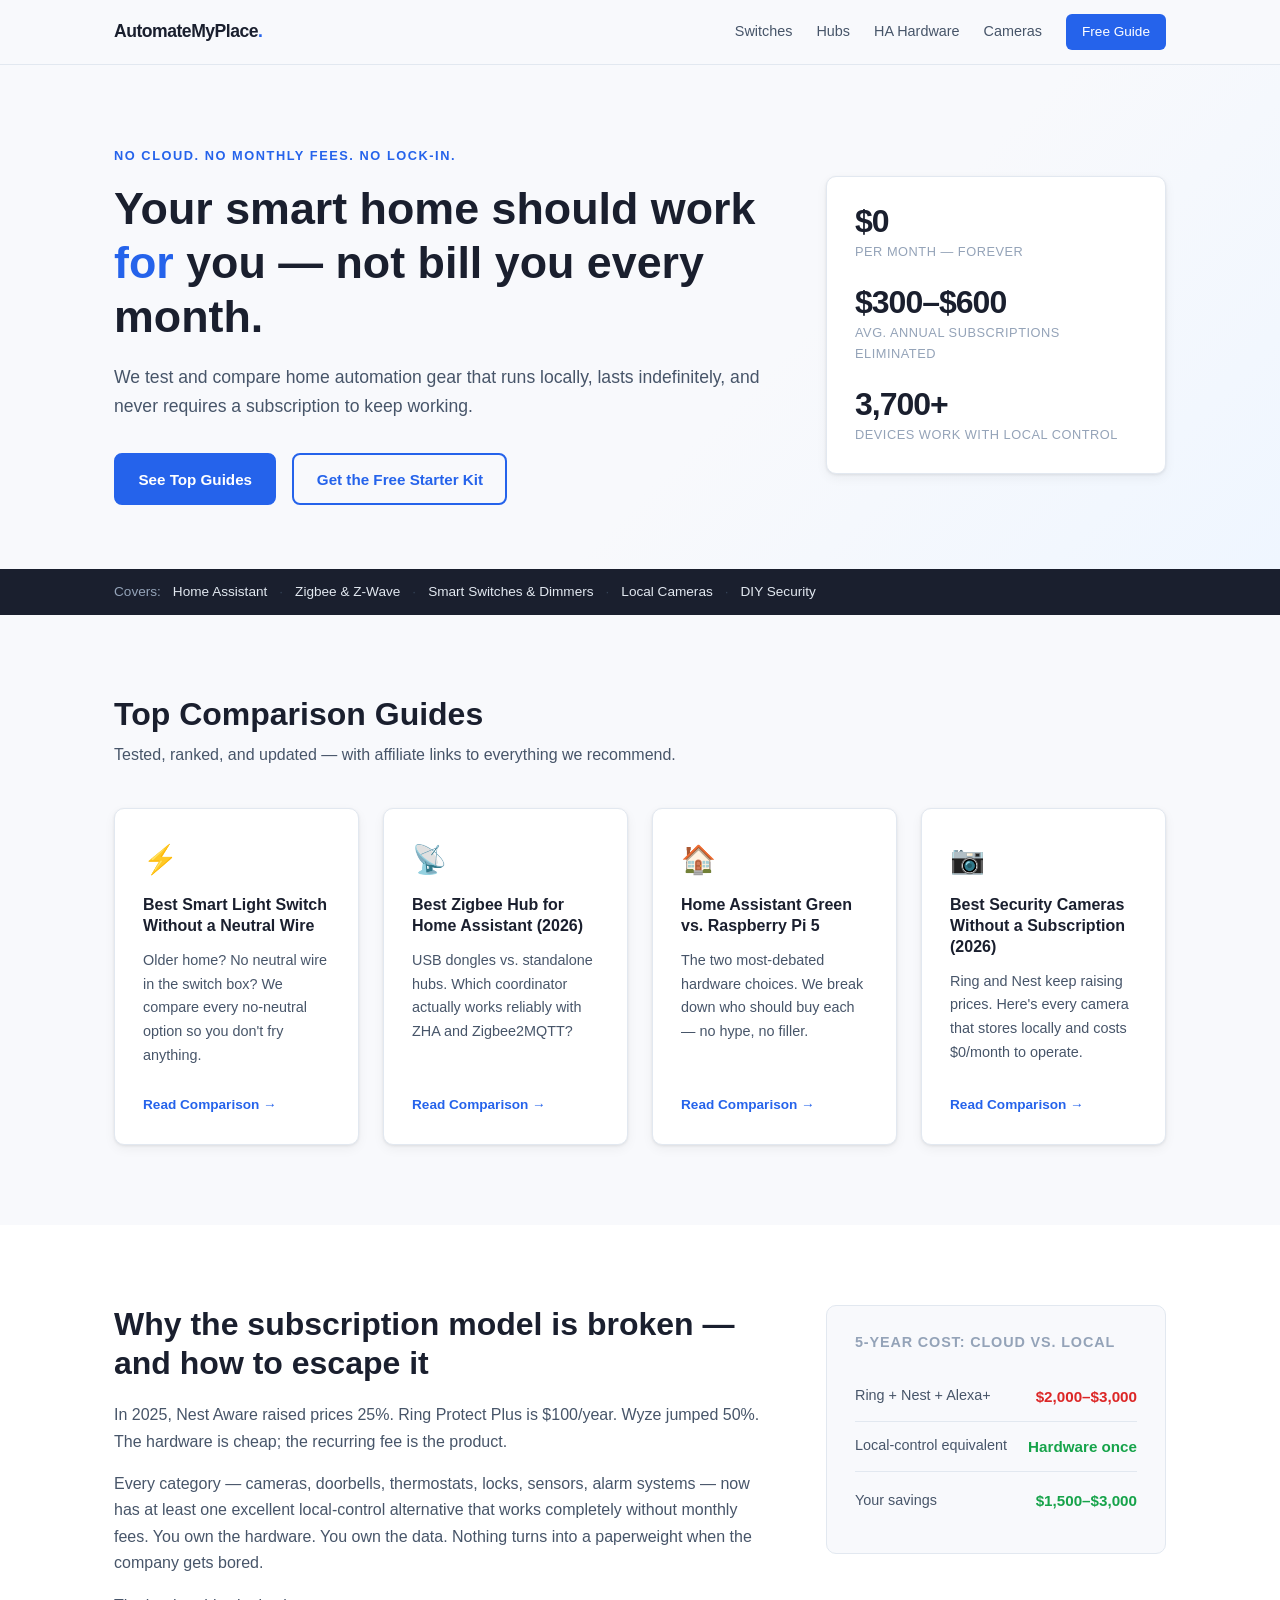
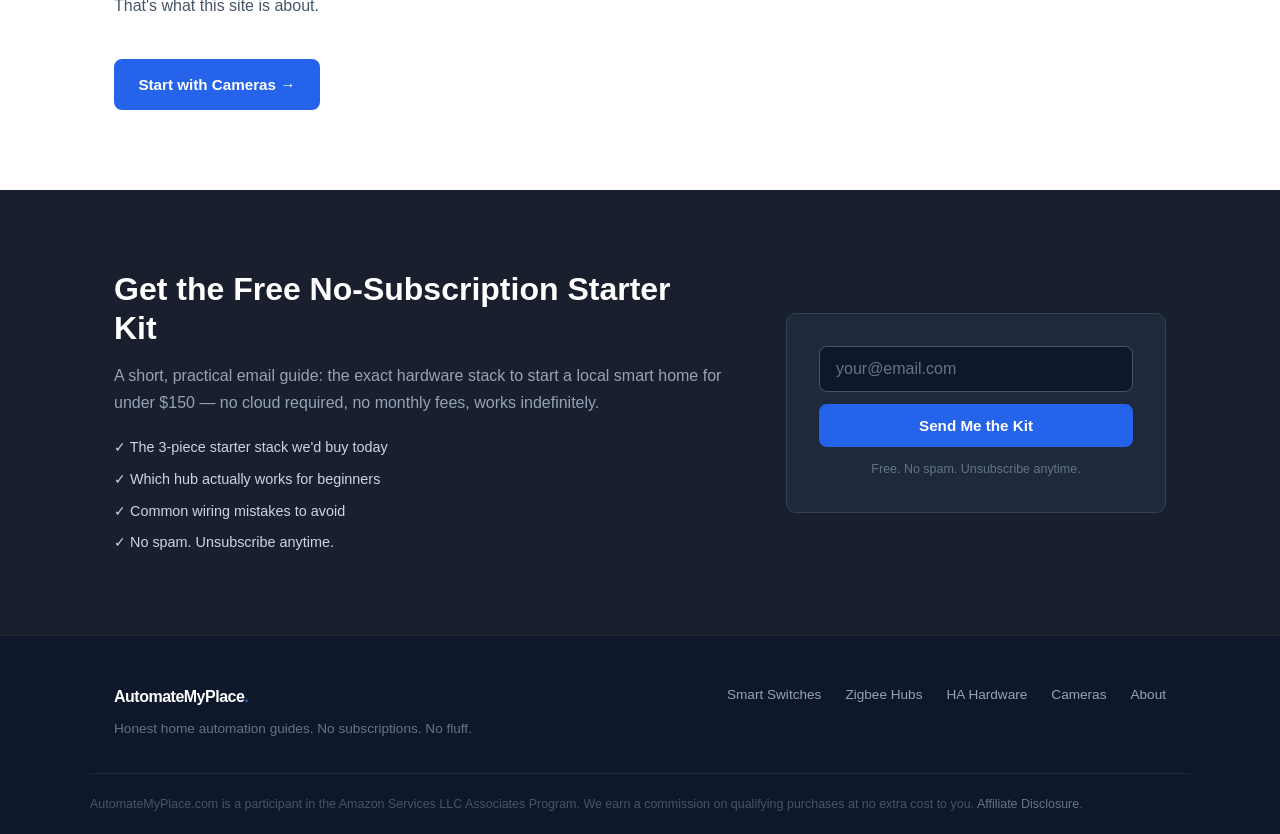
<file: index.html>
<!DOCTYPE html>
<html lang="en">
<head>
  <meta charset="UTF-8">
  <meta name="viewport" content="width=device-width, initial-scale=1.0">
  <title>AutomateMyPlace — No-Subscription Home Automation Guides</title>
  <meta name="description" content="Build a smart home without monthly fees. Honest guides and comparisons for Home Assistant, Zigbee, Z-Wave, and DIY automation that you actually own.">
  <link rel="canonical" href="https://automatemyplace.net/">
  <link rel="stylesheet" href="css/style.css">
  <!-- Google Analytics placeholder -->
  <!-- GA_TAG_HERE -->
</head>
<body>

  <!-- NAV -->
  <header class="site-header">
    <div class="container nav-inner">
      <a href="/" class="logo">AutomateMyPlace<span class="logo-dot">.</span></a>
      <nav class="main-nav">
        <a href="/pages/smart-switches.html">Switches</a>
        <a href="/pages/zigbee-hub.html">Hubs</a>
        <a href="/pages/ha-hardware.html">HA Hardware</a>
        <a href="/pages/no-subscription-cameras.html">Cameras</a>
        <a href="#email-capture" class="nav-cta">Free Guide</a>
      </nav>
    </div>
  </header>

  <!-- HERO -->
  <section class="hero">
    <div class="container hero-inner">
      <div class="hero-text">
        <p class="eyebrow">No cloud. No monthly fees. No lock-in.</p>
        <h1>Your smart home should work <em>for</em> you — not bill you every month.</h1>
        <p class="hero-sub">We test and compare home automation gear that runs locally, lasts indefinitely, and never requires a subscription to keep working.</p>
        <div class="hero-actions">
          <a href="#featured-guides" class="btn btn-primary">See Top Guides</a>
          <a href="#email-capture" class="btn btn-ghost">Get the Free Starter Kit</a>
        </div>
      </div>
      <div class="hero-stat-block">
        <div class="stat">
          <span class="stat-num">$0</span>
          <span class="stat-label">per month — forever</span>
        </div>
        <div class="stat">
          <span class="stat-num">$300–$600</span>
          <span class="stat-label">avg. annual subscriptions eliminated</span>
        </div>
        <div class="stat">
          <span class="stat-num">3,700+</span>
          <span class="stat-label">devices work with local control</span>
        </div>
      </div>
    </div>
  </section>

  <!-- TRUST BAR -->
  <div class="trust-bar">
    <div class="container trust-inner">
      <span>Covers:</span>
      <span class="trust-item">Home Assistant</span>
      <span class="sep">·</span>
      <span class="trust-item">Zigbee &amp; Z-Wave</span>
      <span class="sep">·</span>
      <span class="trust-item">Smart Switches &amp; Dimmers</span>
      <span class="sep">·</span>
      <span class="trust-item">Local Cameras</span>
      <span class="sep">·</span>
      <span class="trust-item">DIY Security</span>
    </div>
  </div>

  <!-- FEATURED GUIDES -->
  <section class="section" id="featured-guides">
    <div class="container">
      <h2 class="section-title">Top Comparison Guides</h2>
      <p class="section-sub">Tested, ranked, and updated — with affiliate links to everything we recommend.</p>
      <div class="card-grid">

        <a href="/pages/smart-switches.html" class="card">
          <div class="card-icon">⚡</div>
          <h3>Best Smart Light Switch Without a Neutral Wire</h3>
          <p>Older home? No neutral wire in the switch box? We compare every no-neutral option so you don't fry anything.</p>
          <span class="card-cta">Read Comparison →</span>
        </a>

        <a href="/pages/zigbee-hub.html" class="card">
          <div class="card-icon">📡</div>
          <h3>Best Zigbee Hub for Home Assistant (2026)</h3>
          <p>USB dongles vs. standalone hubs. Which coordinator actually works reliably with ZHA and Zigbee2MQTT?</p>
          <span class="card-cta">Read Comparison →</span>
        </a>

        <a href="/pages/ha-hardware.html" class="card">
          <div class="card-icon">🏠</div>
          <h3>Home Assistant Green vs. Raspberry Pi 5</h3>
          <p>The two most-debated hardware choices. We break down who should buy each — no hype, no filler.</p>
          <span class="card-cta">Read Comparison →</span>
        </a>

        <a href="/pages/no-subscription-cameras.html" class="card">
          <div class="card-icon">📷</div>
          <h3>Best Security Cameras Without a Subscription (2026)</h3>
          <p>Ring and Nest keep raising prices. Here's every camera that stores locally and costs $0/month to operate.</p>
          <span class="card-cta">Read Comparison →</span>
        </a>

      </div>
    </div>
  </section>

  <!-- WHY SECTION -->
  <section class="section section-alt">
    <div class="container why-inner">
      <div class="why-text">
        <h2>Why the subscription model is broken — and how to escape it</h2>
        <p>In 2025, Nest Aware raised prices 25%. Ring Protect Plus is $100/year. Wyze jumped 50%. The hardware is cheap; the recurring fee is the product.</p>
        <p>Every category — cameras, doorbells, thermostats, locks, sensors, alarm systems — now has at least one excellent local-control alternative that works completely without monthly fees. You own the hardware. You own the data. Nothing turns into a paperweight when the company gets bored.</p>
        <p>That's what this site is about.</p>
        <a href="/pages/no-subscription-cameras.html" class="btn btn-primary">Start with Cameras →</a>
      </div>
      <div class="why-math">
        <h3 class="math-title">5-Year Cost: Cloud vs. Local</h3>
        <div class="math-row">
          <span class="math-label">Ring + Nest + Alexa+</span>
          <span class="math-cost bad">$2,000–$3,000</span>
        </div>
        <div class="math-row">
          <span class="math-label">Local-control equivalent</span>
          <span class="math-cost good">Hardware once</span>
        </div>
        <div class="math-row math-row-total">
          <span class="math-label">Your savings</span>
          <span class="math-cost good">$1,500–$3,000</span>
        </div>
      </div>
    </div>
  </section>

  <!-- EMAIL CAPTURE -->
  <section class="section email-section" id="email-capture">
    <div class="container email-inner">
      <div class="email-copy">
        <h2>Get the Free No-Subscription Starter Kit</h2>
        <p>A short, practical email guide: the exact hardware stack to start a local smart home for under $150 — no cloud required, no monthly fees, works indefinitely.</p>
        <ul class="email-bullets">
          <li>✓ The 3-piece starter stack we'd buy today</li>
          <li>✓ Which hub actually works for beginners</li>
          <li>✓ Common wiring mistakes to avoid</li>
          <li>✓ No spam. Unsubscribe anytime.</li>
        </ul>
      </div>
      <!-- ConvertKit form embed goes here -->
      <div class="email-form">
        <form id="ck-form" action="CONVERTKIT_FORM_ACTION" method="POST">
          <input type="email" name="email_address" placeholder="your@email.com" required>
          <button type="submit" class="btn btn-primary">Send Me the Kit</button>
          <p class="form-fine">Free. No spam. Unsubscribe anytime.</p>
        </form>
      </div>
    </div>
  </section>

  <!-- FOOTER -->
  <footer class="site-footer">
    <div class="container footer-inner">
      <div class="footer-left">
        <a href="/" class="logo">AutomateMyPlace<span class="logo-dot">.</span></a>
        <p>Honest home automation guides. No subscriptions. No fluff.</p>
      </div>
      <nav class="footer-nav">
        <a href="/pages/smart-switches.html">Smart Switches</a>
        <a href="/pages/zigbee-hub.html">Zigbee Hubs</a>
        <a href="/pages/ha-hardware.html">HA Hardware</a>
        <a href="/pages/no-subscription-cameras.html">Cameras</a>
        <a href="/pages/about.html">About</a>
      </nav>
    </div>
    <div class="container footer-legal">
      <p>AutomateMyPlace.com is a participant in the Amazon Services LLC Associates Program. We earn a commission on qualifying purchases at no extra cost to you. <a href="/pages/about.html#affiliate">Affiliate Disclosure</a>.</p>
    </div>
  </footer>

</body>
</html>
</file>
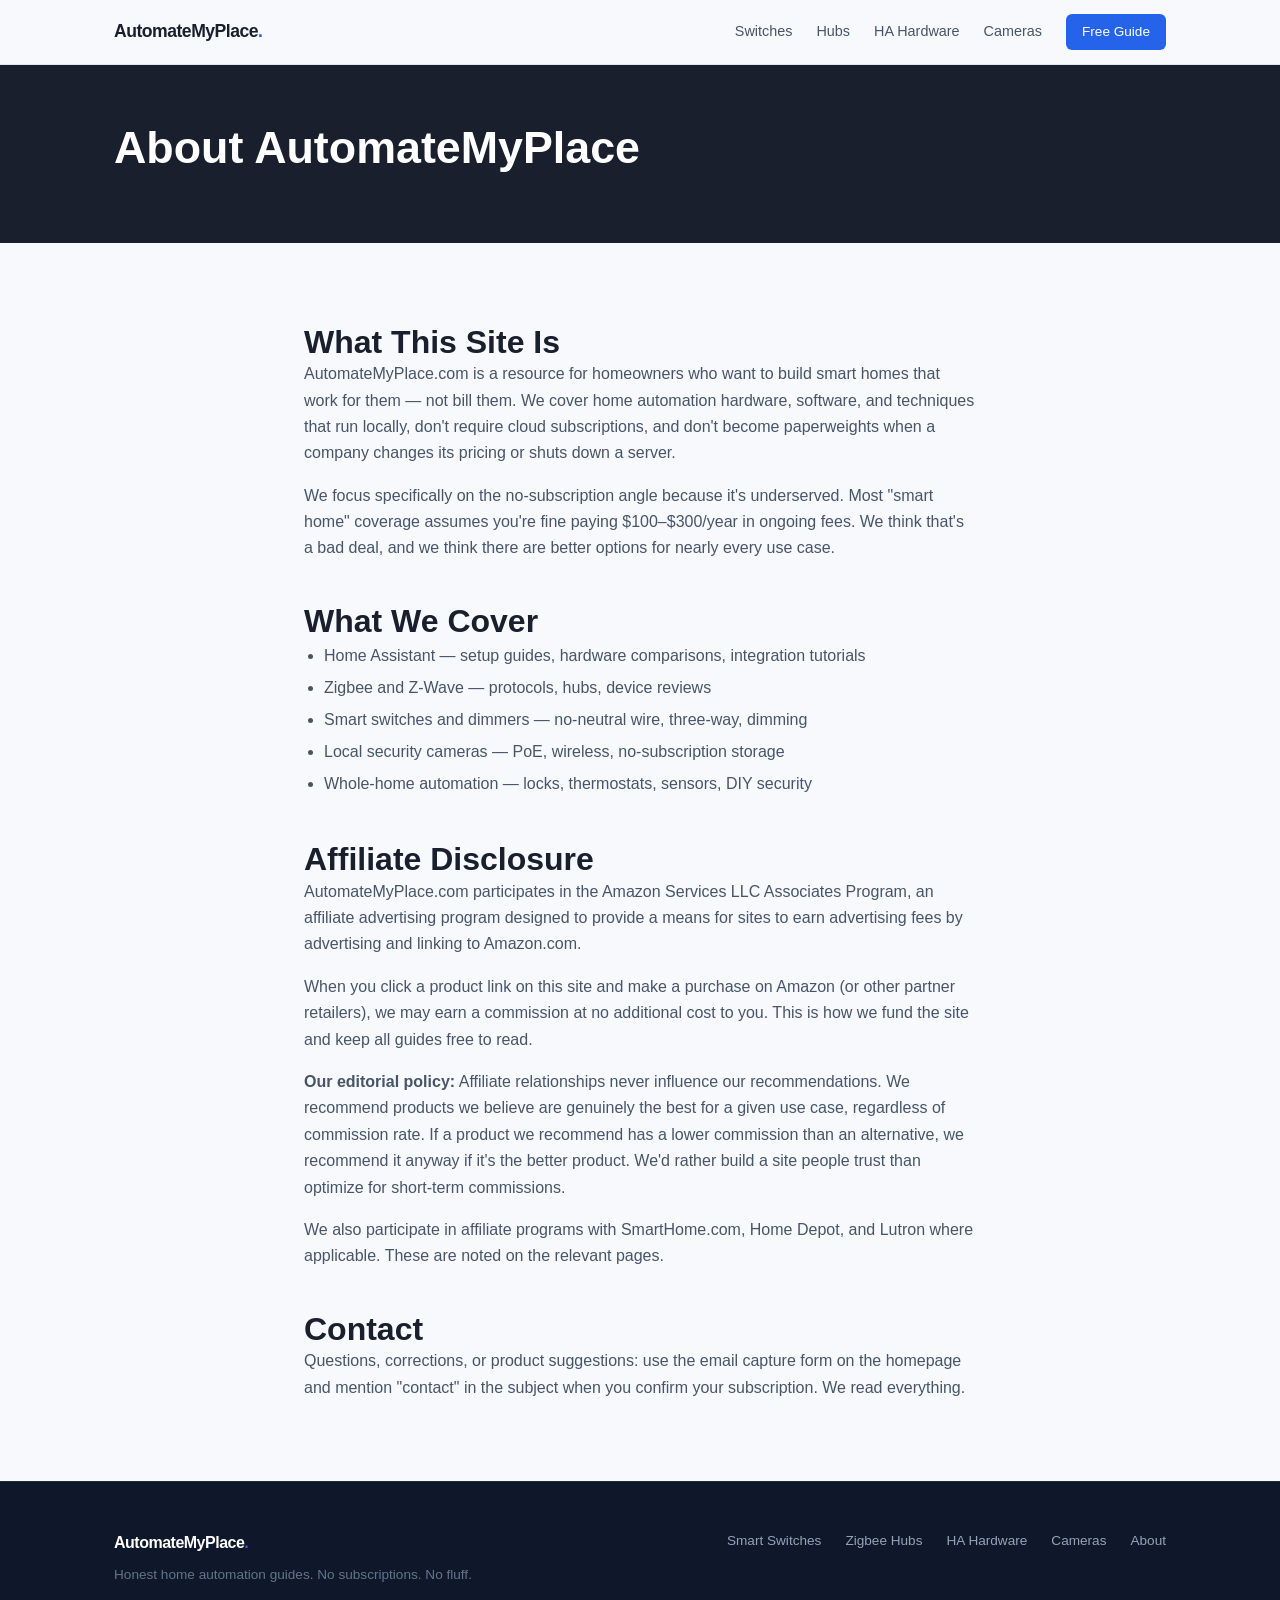
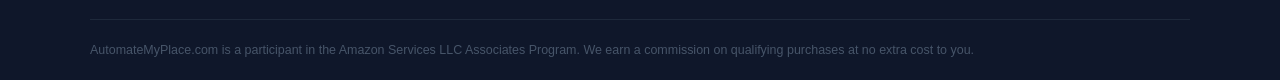
<file: pages/about.html>
<!DOCTYPE html>
<html lang="en">
<head>
  <meta charset="UTF-8">
  <meta name="viewport" content="width=device-width, initial-scale=1.0">
  <title>About — AutomateMyPlace</title>
  <meta name="description" content="About AutomateMyPlace.com — what we cover, who runs it, and our affiliate disclosure.">
  <link rel="canonical" href="https://automatemyplace.net/pages/about.html">
  <link rel="stylesheet" href="../css/style.css">
</head>
<body>

  <header class="site-header">
    <div class="container nav-inner">
      <a href="/" class="logo">AutomateMyPlace<span class="logo-dot">.</span></a>
      <nav class="main-nav">
        <a href="smart-switches.html">Switches</a>
        <a href="zigbee-hub.html">Hubs</a>
        <a href="ha-hardware.html">HA Hardware</a>
        <a href="no-subscription-cameras.html">Cameras</a>
        <a href="/#email-capture" class="nav-cta">Free Guide</a>
      </nav>
    </div>
  </header>

  <section class="page-hero">
    <div class="container">
      <h1>About AutomateMyPlace</h1>
    </div>
  </section>

  <section class="section">
    <div class="container" style="max-width: 720px;">

      <h2>What This Site Is</h2>
      <p>AutomateMyPlace.com is a resource for homeowners who want to build smart homes that work for them — not bill them. We cover home automation hardware, software, and techniques that run locally, don't require cloud subscriptions, and don't become paperweights when a company changes its pricing or shuts down a server.</p>
      <p>We focus specifically on the no-subscription angle because it's underserved. Most "smart home" coverage assumes you're fine paying $100–$300/year in ongoing fees. We think that's a bad deal, and we think there are better options for nearly every use case.</p>

      <h2 style="margin-top:2.5rem;">What We Cover</h2>
      <ul style="color: #475569; line-height: 2; padding-left: 1.25rem;">
        <li>Home Assistant — setup guides, hardware comparisons, integration tutorials</li>
        <li>Zigbee and Z-Wave — protocols, hubs, device reviews</li>
        <li>Smart switches and dimmers — no-neutral wire, three-way, dimming</li>
        <li>Local security cameras — PoE, wireless, no-subscription storage</li>
        <li>Whole-home automation — locks, thermostats, sensors, DIY security</li>
      </ul>

      <h2 id="affiliate" style="margin-top:2.5rem;">Affiliate Disclosure</h2>
      <p>AutomateMyPlace.com participates in the Amazon Services LLC Associates Program, an affiliate advertising program designed to provide a means for sites to earn advertising fees by advertising and linking to Amazon.com.</p>
      <p>When you click a product link on this site and make a purchase on Amazon (or other partner retailers), we may earn a commission at no additional cost to you. This is how we fund the site and keep all guides free to read.</p>
      <p><strong>Our editorial policy:</strong> Affiliate relationships never influence our recommendations. We recommend products we believe are genuinely the best for a given use case, regardless of commission rate. If a product we recommend has a lower commission than an alternative, we recommend it anyway if it's the better product. We'd rather build a site people trust than optimize for short-term commissions.</p>
      <p>We also participate in affiliate programs with SmartHome.com, Home Depot, and Lutron where applicable. These are noted on the relevant pages.</p>

      <h2 style="margin-top:2.5rem;">Contact</h2>
      <p>Questions, corrections, or product suggestions: use the email capture form on the homepage and mention "contact" in the subject when you confirm your subscription. We read everything.</p>

    </div>
  </section>

  <footer class="site-footer">
    <div class="container footer-inner">
      <div class="footer-left">
        <a href="/" class="logo">AutomateMyPlace<span class="logo-dot">.</span></a>
        <p>Honest home automation guides. No subscriptions. No fluff.</p>
      </div>
      <nav class="footer-nav">
        <a href="smart-switches.html">Smart Switches</a>
        <a href="zigbee-hub.html">Zigbee Hubs</a>
        <a href="ha-hardware.html">HA Hardware</a>
        <a href="no-subscription-cameras.html">Cameras</a>
        <a href="about.html">About</a>
      </nav>
    </div>
    <div class="container footer-legal">
      <p>AutomateMyPlace.com is a participant in the Amazon Services LLC Associates Program. We earn a commission on qualifying purchases at no extra cost to you.</p>
    </div>
  </footer>

</body>
</html>
</file>
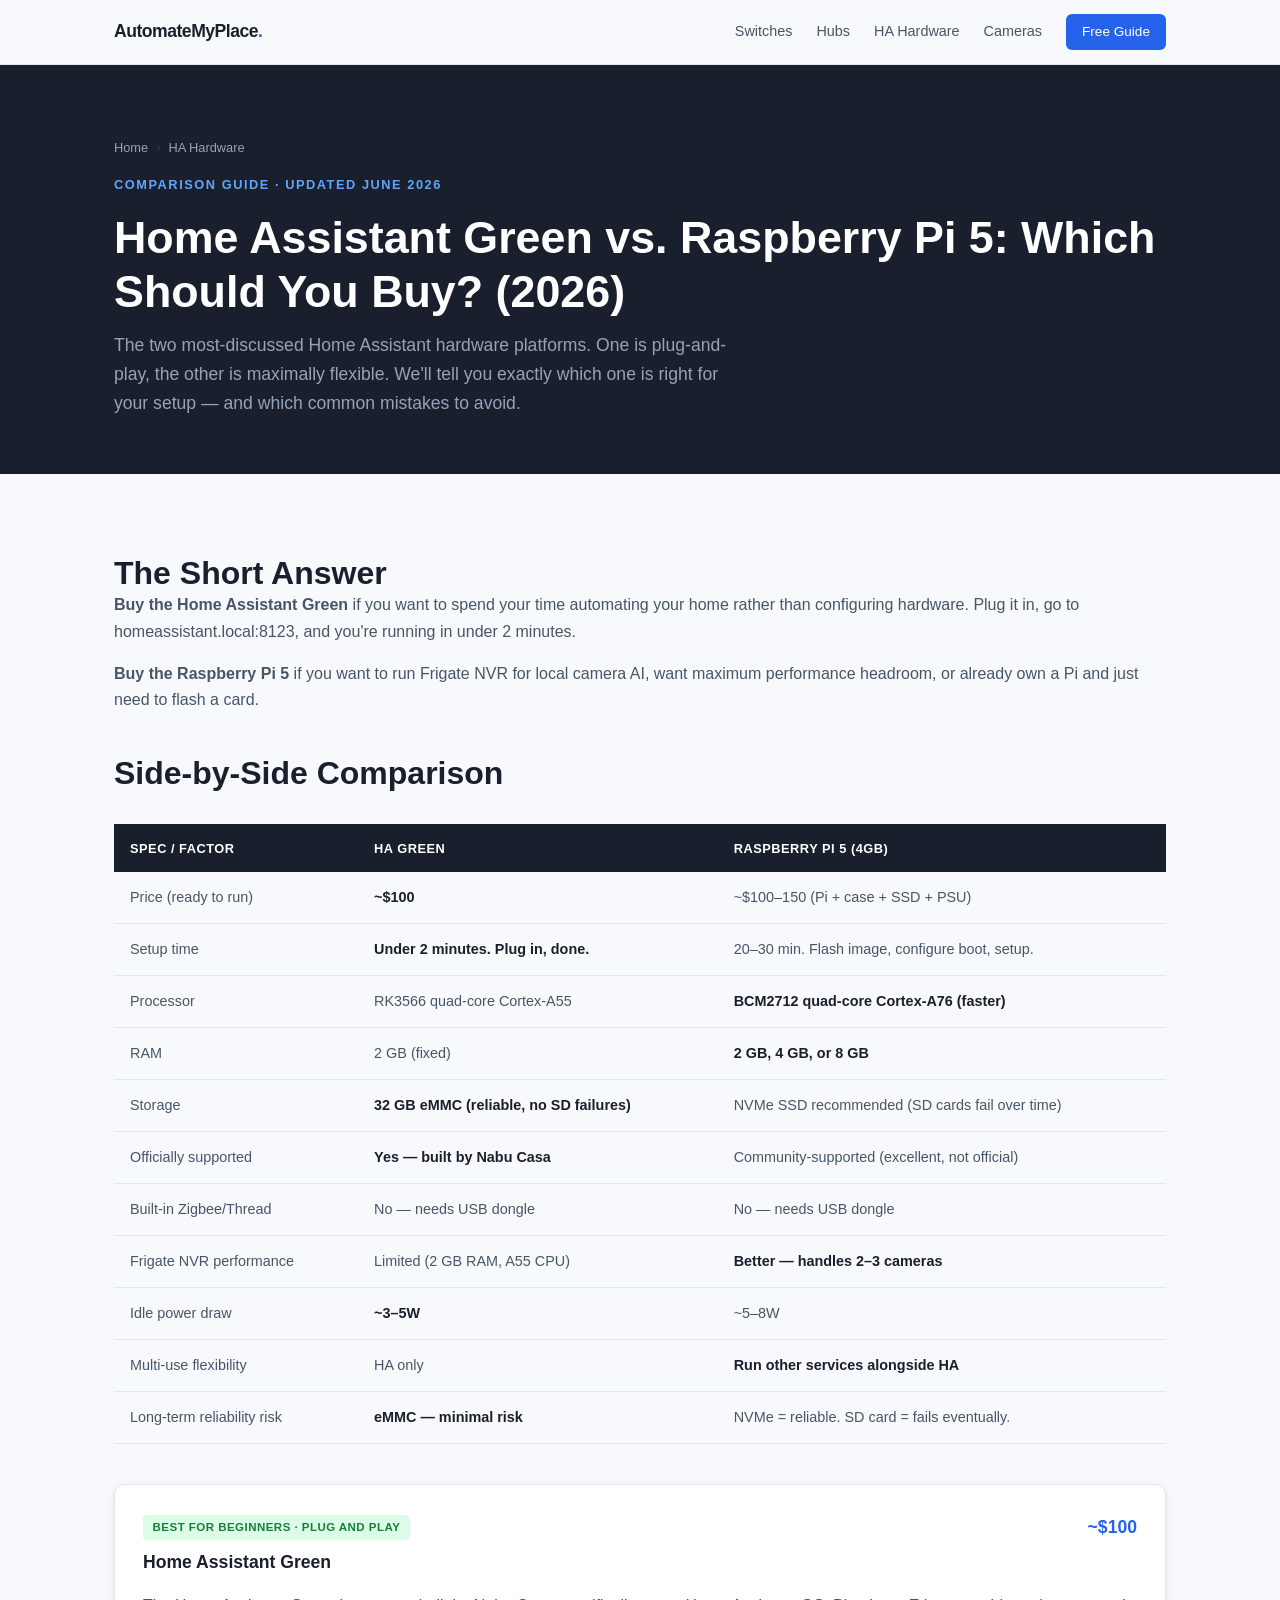
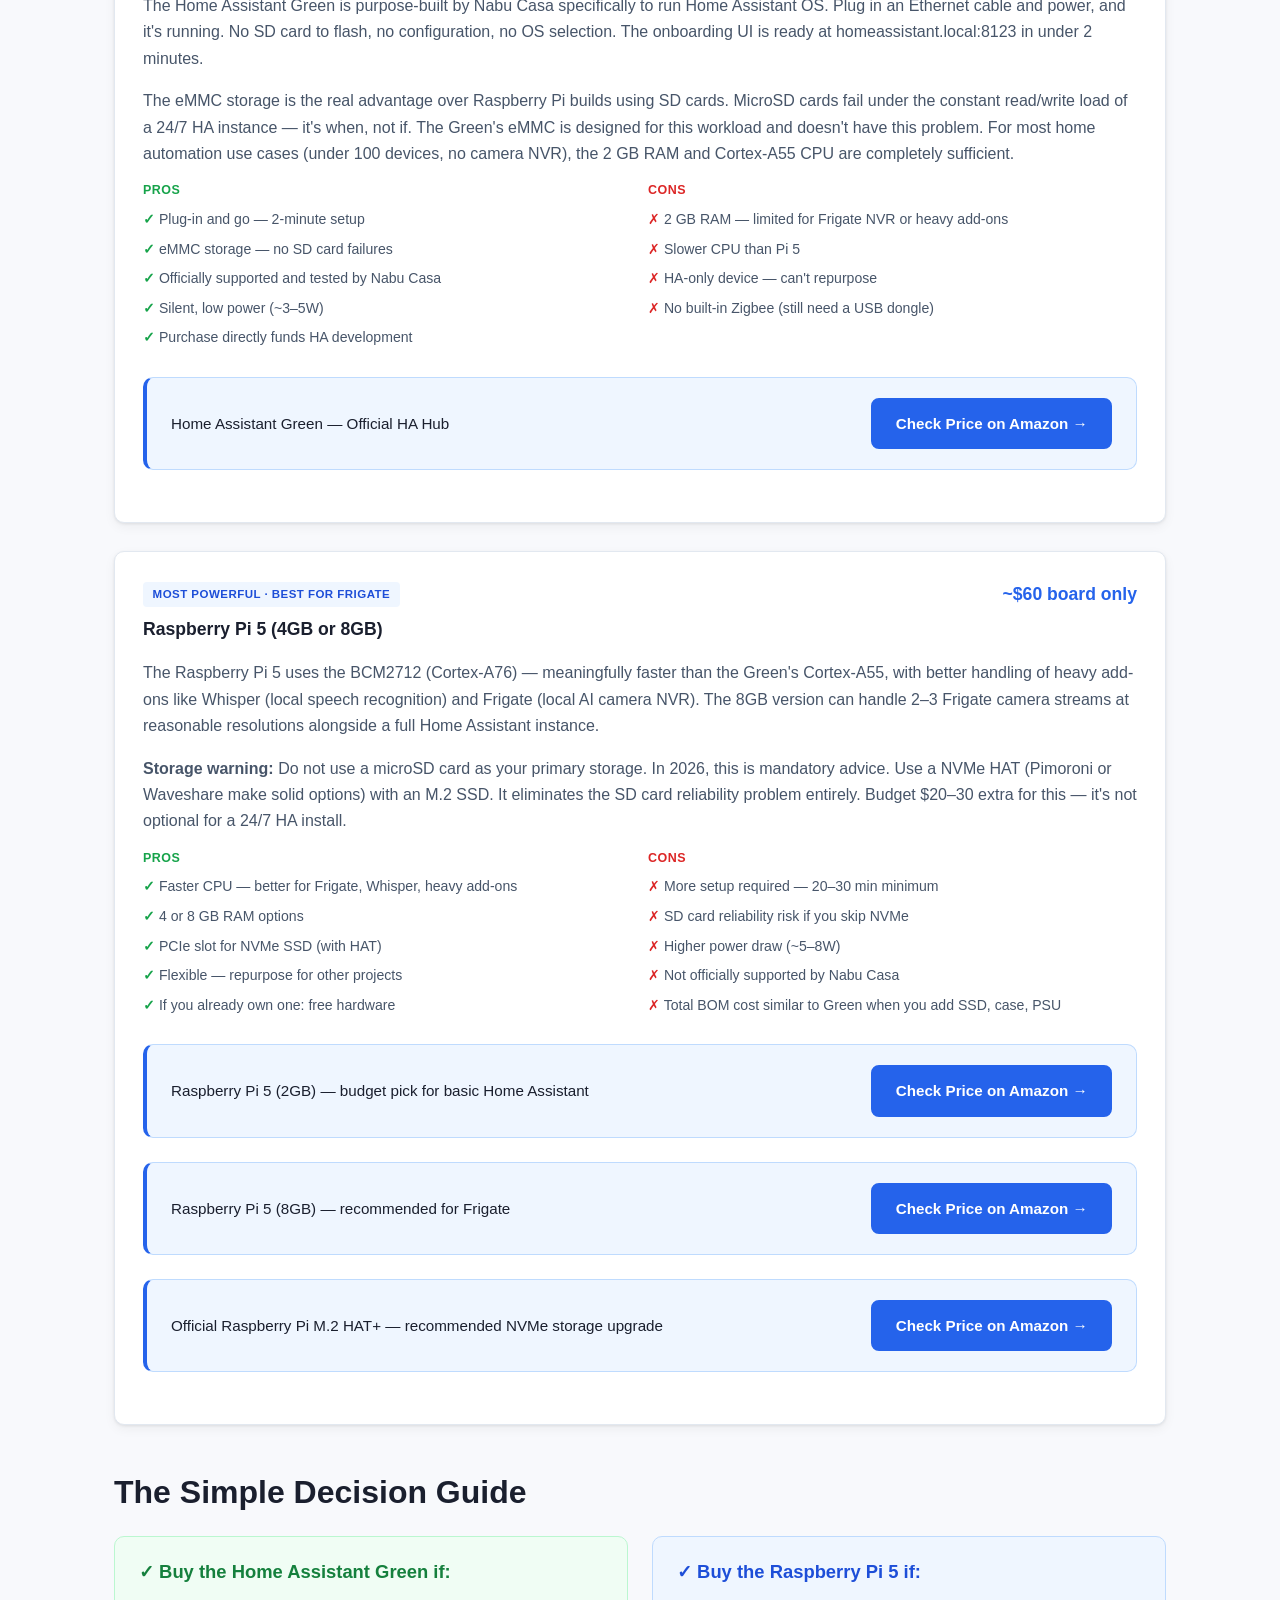
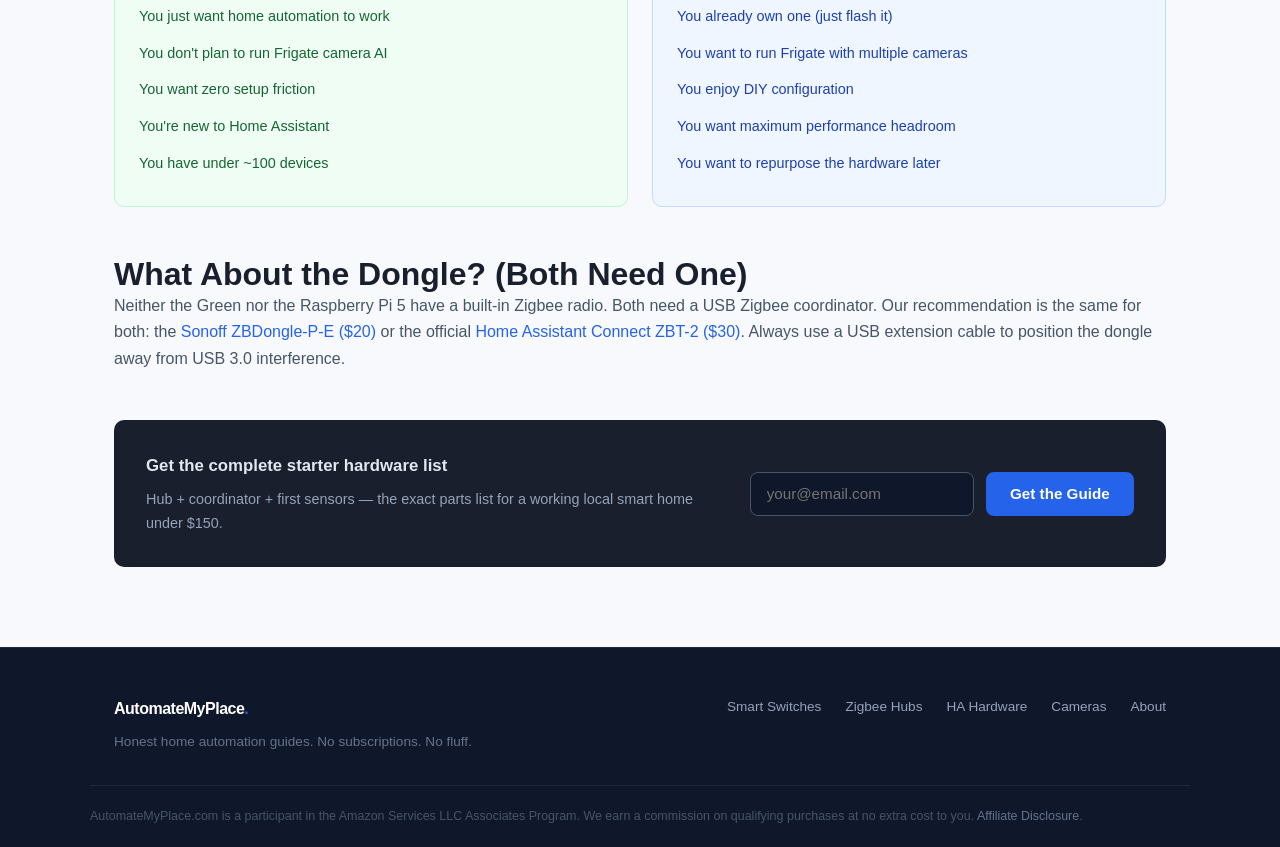
<file: pages/ha-hardware.html>
<!DOCTYPE html>
<html lang="en">
<head>
  <meta charset="UTF-8">
  <meta name="viewport" content="width=device-width, initial-scale=1.0">
  <title>Home Assistant Green vs Raspberry Pi 5: Which Should You Buy? (2026) — AutomateMyPlace</title>
  <meta name="description" content="Home Assistant Green vs Raspberry Pi 5 — an honest comparison for 2026. Which hardware runs Home Assistant better? We break down cost, setup, reliability, and who each one is actually for.">
  <link rel="canonical" href="https://automatemyplace.net/pages/ha-hardware.html">
  <link rel="stylesheet" href="../css/style.css">
</head>
<body>

  <header class="site-header">
    <div class="container nav-inner">
      <a href="/" class="logo">AutomateMyPlace<span class="logo-dot">.</span></a>
      <nav class="main-nav">
        <a href="smart-switches.html">Switches</a>
        <a href="zigbee-hub.html">Hubs</a>
        <a href="ha-hardware.html">HA Hardware</a>
        <a href="no-subscription-cameras.html">Cameras</a>
        <a href="/#email-capture" class="nav-cta">Free Guide</a>
      </nav>
    </div>
  </header>

  <section class="page-hero">
    <div class="container">
      <div class="breadcrumb">
        <a href="/">Home</a>
        <span class="sep">›</span>
        <span>HA Hardware</span>
      </div>
      <p class="eyebrow">Comparison Guide · Updated June 2026</p>
      <h1>Home Assistant Green vs. Raspberry Pi 5: Which Should You Buy? (2026)</h1>
      <p class="hero-sub">The two most-discussed Home Assistant hardware platforms. One is plug-and-play, the other is maximally flexible. We'll tell you exactly which one is right for your setup — and which common mistakes to avoid.</p>
    </div>
  </section>

  <section class="section">
    <div class="container">

      <h2>The Short Answer</h2>
      <p><strong>Buy the Home Assistant Green</strong> if you want to spend your time automating your home rather than configuring hardware. Plug it in, go to homeassistant.local:8123, and you're running in under 2 minutes.</p>
      <p><strong>Buy the Raspberry Pi 5</strong> if you want to run Frigate NVR for local camera AI, want maximum performance headroom, or already own a Pi and just need to flash a card.</p>

      <!-- COMPARISON TABLE -->
      <h2 style="margin-top:2.5rem;">Side-by-Side Comparison</h2>
      <table class="comparison-table">
        <thead>
          <tr>
            <th>Spec / Factor</th>
            <th>HA Green</th>
            <th>Raspberry Pi 5 (4GB)</th>
          </tr>
        </thead>
        <tbody>
          <tr>
            <td>Price (ready to run)</td>
            <td class="winner">~$100</td>
            <td>~$100–150 (Pi + case + SSD + PSU)</td>
          </tr>
          <tr>
            <td>Setup time</td>
            <td class="winner">Under 2 minutes. Plug in, done.</td>
            <td>20–30 min. Flash image, configure boot, setup.</td>
          </tr>
          <tr>
            <td>Processor</td>
            <td>RK3566 quad-core Cortex-A55</td>
            <td class="winner">BCM2712 quad-core Cortex-A76 (faster)</td>
          </tr>
          <tr>
            <td>RAM</td>
            <td>2 GB (fixed)</td>
            <td class="winner">2 GB, 4 GB, or 8 GB</td>
          </tr>
          <tr>
            <td>Storage</td>
            <td class="winner">32 GB eMMC (reliable, no SD failures)</td>
            <td>NVMe SSD recommended (SD cards fail over time)</td>
          </tr>
          <tr>
            <td>Officially supported</td>
            <td class="winner">Yes — built by Nabu Casa</td>
            <td>Community-supported (excellent, not official)</td>
          </tr>
          <tr>
            <td>Built-in Zigbee/Thread</td>
            <td>No — needs USB dongle</td>
            <td>No — needs USB dongle</td>
          </tr>
          <tr>
            <td>Frigate NVR performance</td>
            <td>Limited (2 GB RAM, A55 CPU)</td>
            <td class="winner">Better — handles 2–3 cameras</td>
          </tr>
          <tr>
            <td>Idle power draw</td>
            <td class="winner">~3–5W</td>
            <td>~5–8W</td>
          </tr>
          <tr>
            <td>Multi-use flexibility</td>
            <td>HA only</td>
            <td class="winner">Run other services alongside HA</td>
          </tr>
          <tr>
            <td>Long-term reliability risk</td>
            <td class="winner">eMMC — minimal risk</td>
            <td>NVMe = reliable. SD card = fails eventually.</td>
          </tr>
        </tbody>
      </table>

      <div class="product-cards">

        <!-- HA Green -->
        <div class="product-card">
          <div class="product-card-header">
            <div>
              <span class="badge badge-best" style="margin-bottom:0.5rem; display:inline-block;">Best for Beginners · Plug and Play</span>
              <div class="product-card-title">Home Assistant Green</div>
            </div>
            <div class="product-card-price">~$100</div>
          </div>
          <p>The Home Assistant Green is purpose-built by Nabu Casa specifically to run Home Assistant OS. Plug in an Ethernet cable and power, and it's running. No SD card to flash, no configuration, no OS selection. The onboarding UI is ready at homeassistant.local:8123 in under 2 minutes.</p>
          <p>The eMMC storage is the real advantage over Raspberry Pi builds using SD cards. MicroSD cards fail under the constant read/write load of a 24/7 HA instance — it's when, not if. The Green's eMMC is designed for this workload and doesn't have this problem. For most home automation use cases (under 100 devices, no camera NVR), the 2 GB RAM and Cortex-A55 CPU are completely sufficient.</p>
          <div class="product-card-pros-cons">
            <div class="pros">
              <h4>Pros</h4>
              <ul>
                <li>Plug-in and go — 2-minute setup</li>
                <li>eMMC storage — no SD card failures</li>
                <li>Officially supported and tested by Nabu Casa</li>
                <li>Silent, low power (~3–5W)</li>
                <li>Purchase directly funds HA development</li>
              </ul>
            </div>
            <div class="cons">
              <h4>Cons</h4>
              <ul>
                <li>2 GB RAM — limited for Frigate NVR or heavy add-ons</li>
                <li>Slower CPU than Pi 5</li>
                <li>HA-only device — can't repurpose</li>
                <li>No built-in Zigbee (still need a USB dongle)</li>
              </ul>
            </div>
          </div>
          <div class="affiliate-box">
            <span class="affiliate-box-text">Home Assistant Green — Official HA Hub</span>
            <a href="https://amzn.to/3SrhsBA" class="btn btn-primary" rel="nofollow noopener" target="_blank">Check Price on Amazon →</a>
          </div>
        </div>

        <!-- Raspberry Pi 5 -->
        <div class="product-card">
          <div class="product-card-header">
            <div>
              <span class="badge badge-advanced" style="margin-bottom:0.5rem; display:inline-block;">Most Powerful · Best for Frigate</span>
              <div class="product-card-title">Raspberry Pi 5 (4GB or 8GB)</div>
            </div>
            <div class="product-card-price">~$60 board only</div>
          </div>
          <p>The Raspberry Pi 5 uses the BCM2712 (Cortex-A76) — meaningfully faster than the Green's Cortex-A55, with better handling of heavy add-ons like Whisper (local speech recognition) and Frigate (local AI camera NVR). The 8GB version can handle 2–3 Frigate camera streams at reasonable resolutions alongside a full Home Assistant instance.</p>
          <p><strong>Storage warning:</strong> Do not use a microSD card as your primary storage. In 2026, this is mandatory advice. Use a NVMe HAT (Pimoroni or Waveshare make solid options) with an M.2 SSD. It eliminates the SD card reliability problem entirely. Budget $20–30 extra for this — it's not optional for a 24/7 HA install.</p>
          <div class="product-card-pros-cons">
            <div class="pros">
              <h4>Pros</h4>
              <ul>
                <li>Faster CPU — better for Frigate, Whisper, heavy add-ons</li>
                <li>4 or 8 GB RAM options</li>
                <li>PCIe slot for NVMe SSD (with HAT)</li>
                <li>Flexible — repurpose for other projects</li>
                <li>If you already own one: free hardware</li>
              </ul>
            </div>
            <div class="cons">
              <h4>Cons</h4>
              <ul>
                <li>More setup required — 20–30 min minimum</li>
                <li>SD card reliability risk if you skip NVMe</li>
                <li>Higher power draw (~5–8W)</li>
                <li>Not officially supported by Nabu Casa</li>
                <li>Total BOM cost similar to Green when you add SSD, case, PSU</li>
              </ul>
            </div>
          </div>
          <div class="affiliate-box">
            <span class="affiliate-box-text">Raspberry Pi 5 (2GB) — budget pick for basic Home Assistant</span>
            <a href="https://amzn.to/3Svvr9v" class="btn btn-primary" rel="nofollow noopener" target="_blank">Check Price on Amazon →</a>
          </div>
          <div class="affiliate-box" style="margin-top: 0.75rem;">
            <span class="affiliate-box-text">Raspberry Pi 5 (8GB) — recommended for Frigate</span>
            <a href="https://amzn.to/4uZXgUL" class="btn btn-primary" rel="nofollow noopener" target="_blank">Check Price on Amazon →</a>
          </div>
          <div class="affiliate-box" style="margin-top: 0.75rem;">
            <span class="affiliate-box-text">Official Raspberry Pi M.2 HAT+ — recommended NVMe storage upgrade</span>
            <a href="https://amzn.to/3R9zwQc" class="btn btn-primary" rel="nofollow noopener" target="_blank">Check Price on Amazon →</a>
          </div>
        </div>

      </div>

      <!-- DECISION GUIDE -->
      <h2 style="margin-top:3rem;">The Simple Decision Guide</h2>

      <div style="display: grid; grid-template-columns: 1fr 1fr; gap: 1.5rem; margin: 1.5rem 0;">
        <div style="background: #f0fdf4; border: 1px solid #bbf7d0; border-radius: 10px; padding: 1.5rem;">
          <h3 style="color: #15803d; margin-bottom: 1rem;">✓ Buy the Home Assistant Green if:</h3>
          <ul style="list-style: none;">
            <li style="padding:0.4rem 0; color: #166534; font-size:0.9rem;">You just want home automation to work</li>
            <li style="padding:0.4rem 0; color: #166534; font-size:0.9rem;">You don't plan to run Frigate camera AI</li>
            <li style="padding:0.4rem 0; color: #166534; font-size:0.9rem;">You want zero setup friction</li>
            <li style="padding:0.4rem 0; color: #166534; font-size:0.9rem;">You're new to Home Assistant</li>
            <li style="padding:0.4rem 0; color: #166534; font-size:0.9rem;">You have under ~100 devices</li>
          </ul>
        </div>
        <div style="background: #eff6ff; border: 1px solid #bfdbfe; border-radius: 10px; padding: 1.5rem;">
          <h3 style="color: #1d4ed8; margin-bottom: 1rem;">✓ Buy the Raspberry Pi 5 if:</h3>
          <ul style="list-style: none;">
            <li style="padding:0.4rem 0; color: #1e40af; font-size:0.9rem;">You already own one (just flash it)</li>
            <li style="padding:0.4rem 0; color: #1e40af; font-size:0.9rem;">You want to run Frigate with multiple cameras</li>
            <li style="padding:0.4rem 0; color: #1e40af; font-size:0.9rem;">You enjoy DIY configuration</li>
            <li style="padding:0.4rem 0; color: #1e40af; font-size:0.9rem;">You want maximum performance headroom</li>
            <li style="padding:0.4rem 0; color: #1e40af; font-size:0.9rem;">You want to repurpose the hardware later</li>
          </ul>
        </div>
      </div>

      <h2 style="margin-top:3rem;">What About the Dongle? (Both Need One)</h2>
      <p>Neither the Green nor the Raspberry Pi 5 have a built-in Zigbee radio. Both need a USB Zigbee coordinator. Our recommendation is the same for both: the <a href="zigbee-hub.html">Sonoff ZBDongle-P-E ($20)</a> or the official <a href="zigbee-hub.html">Home Assistant Connect ZBT-2 ($30)</a>. Always use a USB extension cable to position the dongle away from USB 3.0 interference.</p>

      <!-- EMAIL CAPTURE -->
      <div style="background: #1a1f2e; border-radius: 10px; padding: 2rem; margin-top: 3rem; display: flex; gap: 2rem; align-items: center; flex-wrap: wrap;">
        <div style="flex:1; min-width: 220px;">
          <p style="color: #e2e8f0; font-weight: 700; font-size: 1.05rem; margin-bottom: 0.5rem;">Get the complete starter hardware list</p>
          <p style="color: #94a3b8; font-size: 0.9rem;">Hub + coordinator + first sensors — the exact parts list for a working local smart home under $150.</p>
        </div>
        <form action="CONVERTKIT_FORM_ACTION" method="POST" style="display:flex; gap: 0.75rem; flex-wrap: wrap;">
          <input type="email" name="email_address" placeholder="your@email.com" required style="padding:0.7rem 1rem; border-radius:8px; border:1px solid #475569; background:#0f172a; color:#fff; font-size:0.95rem; min-width:220px;">
          <button type="submit" class="btn btn-primary">Get the Guide</button>
        </form>
      </div>

    </div>
  </section>

  <footer class="site-footer">
    <div class="container footer-inner">
      <div class="footer-left">
        <a href="/" class="logo">AutomateMyPlace<span class="logo-dot">.</span></a>
        <p>Honest home automation guides. No subscriptions. No fluff.</p>
      </div>
      <nav class="footer-nav">
        <a href="smart-switches.html">Smart Switches</a>
        <a href="zigbee-hub.html">Zigbee Hubs</a>
        <a href="ha-hardware.html">HA Hardware</a>
        <a href="no-subscription-cameras.html">Cameras</a>
        <a href="about.html">About</a>
      </nav>
    </div>
    <div class="container footer-legal">
      <p>AutomateMyPlace.com is a participant in the Amazon Services LLC Associates Program. We earn a commission on qualifying purchases at no extra cost to you. <a href="about.html#affiliate">Affiliate Disclosure</a>.</p>
    </div>
  </footer>

</body>
</html>
</file>
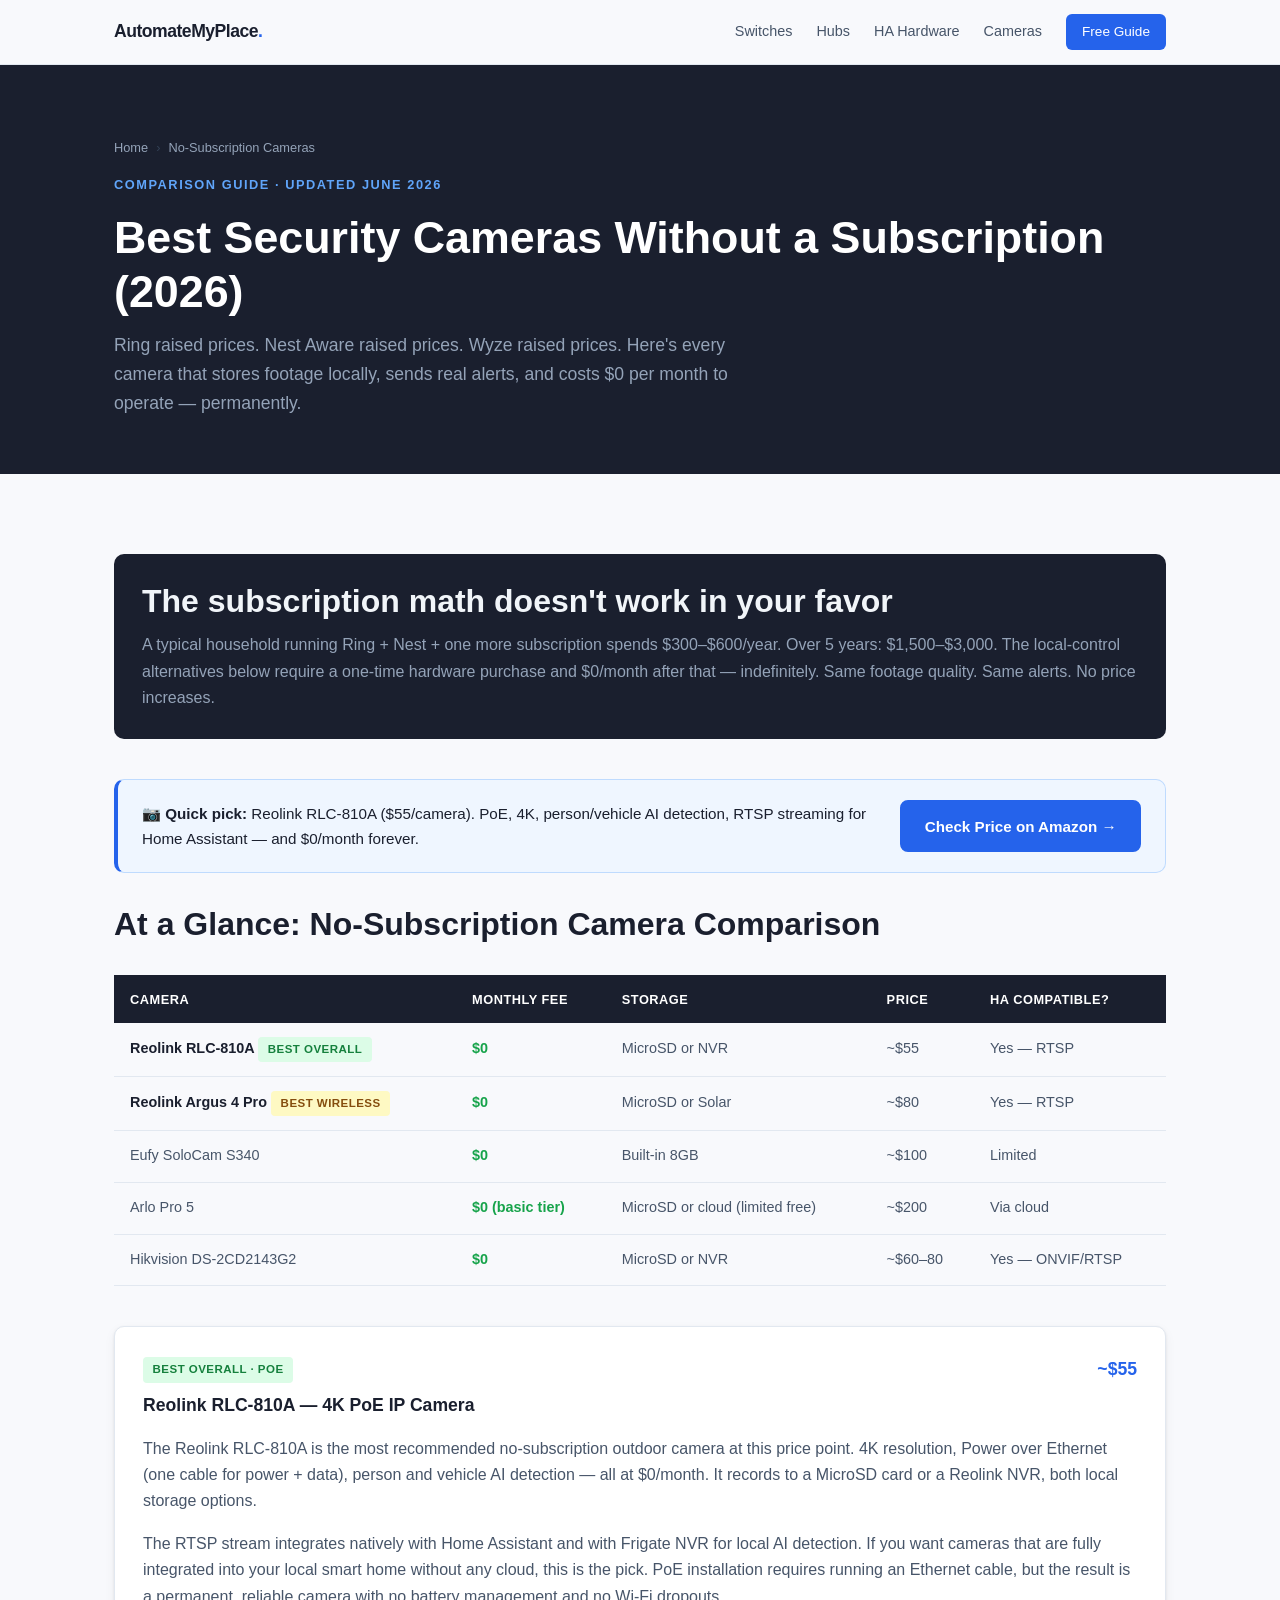
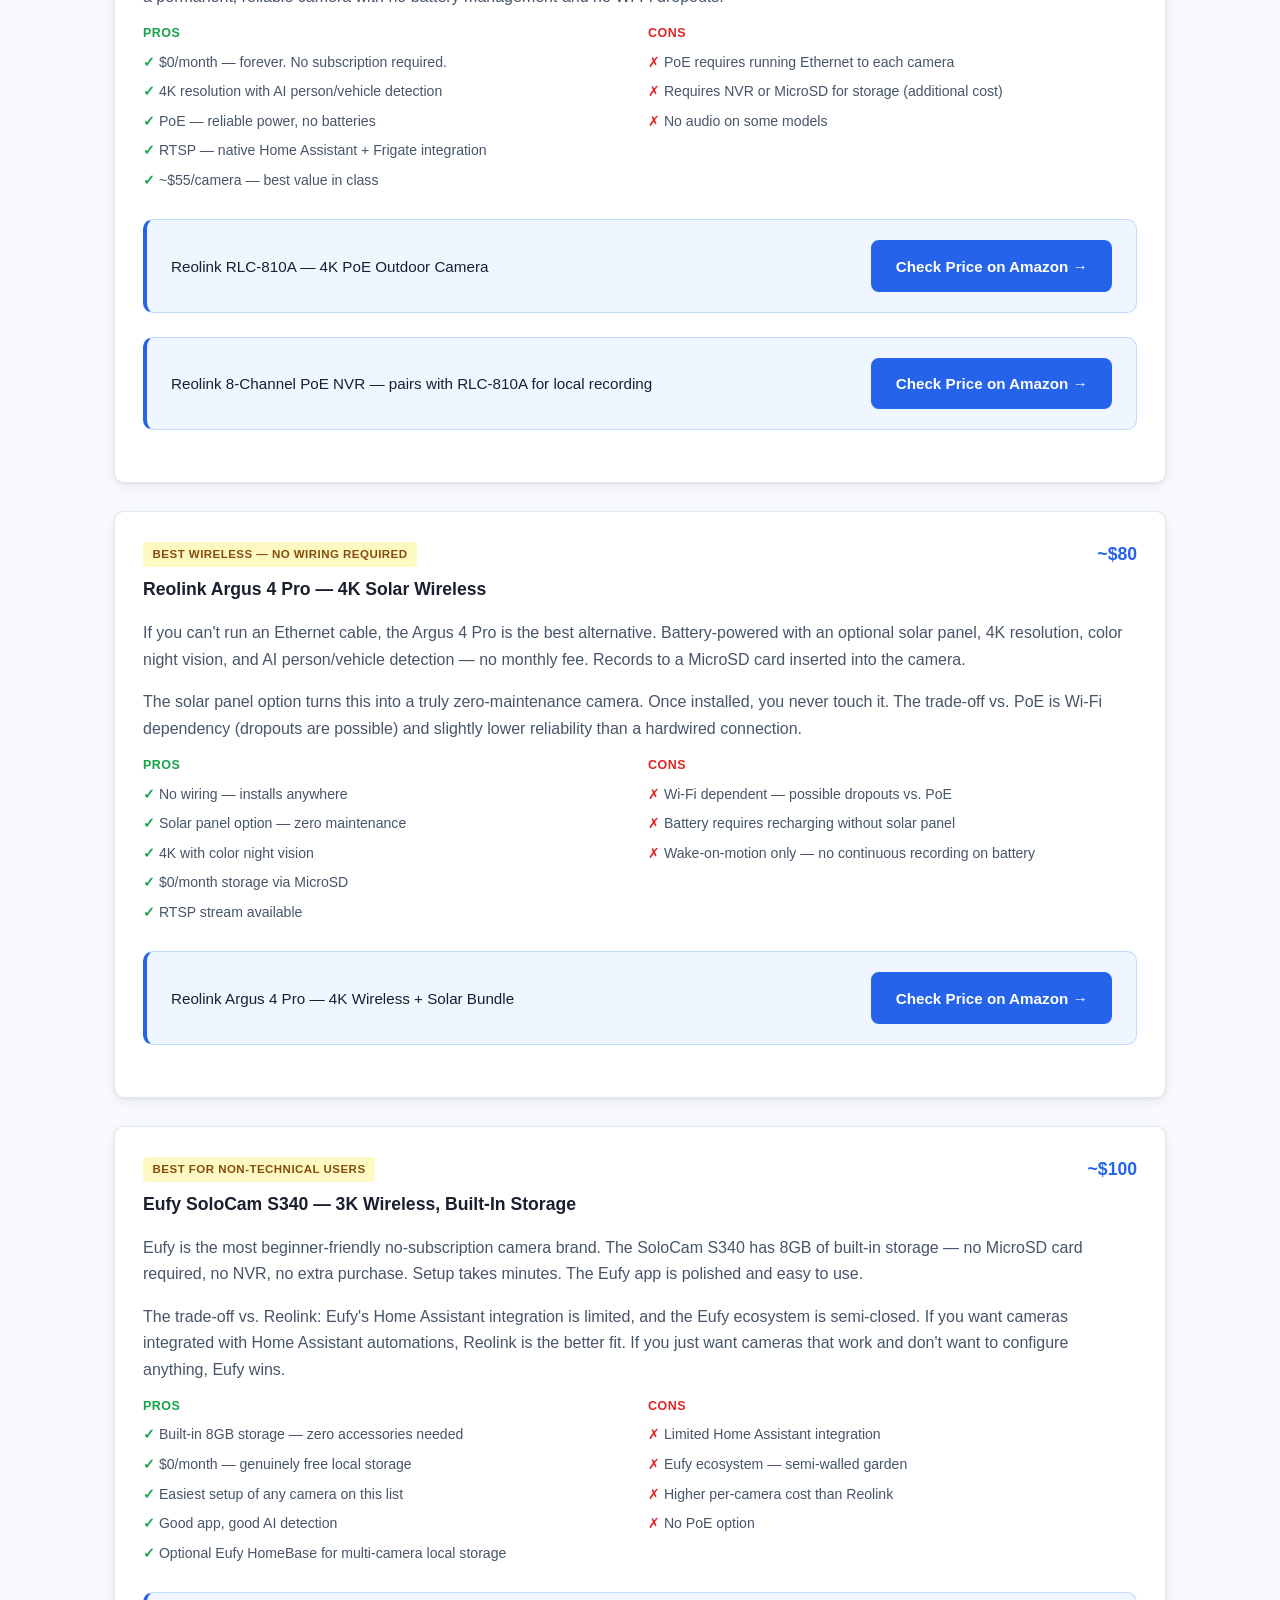
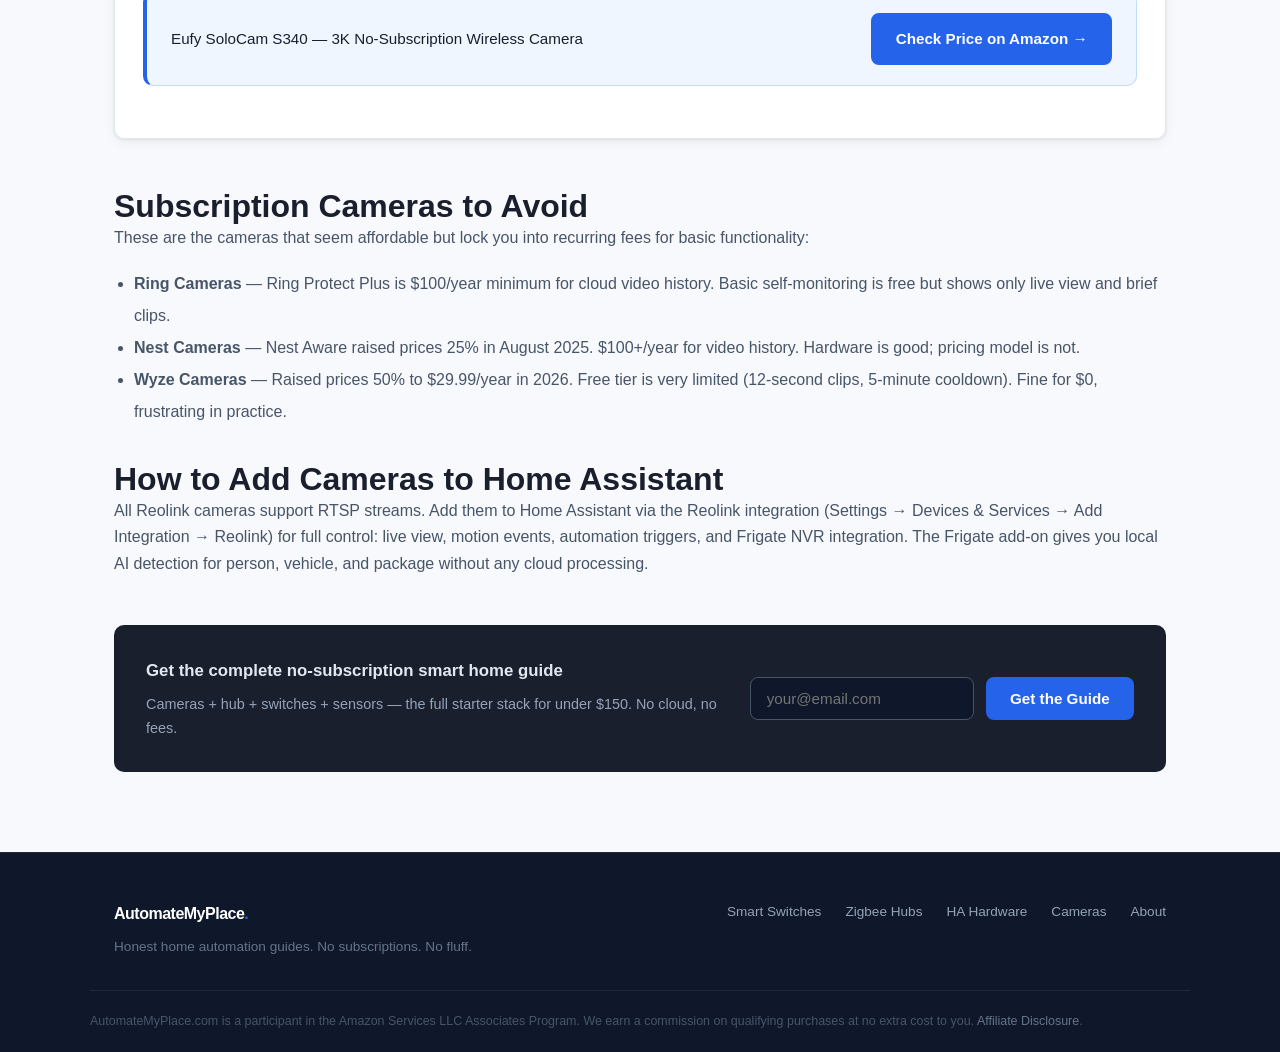
<file: pages/no-subscription-cameras.html>
<!DOCTYPE html>
<html lang="en">
<head>
  <meta charset="UTF-8">
  <meta name="viewport" content="width=device-width, initial-scale=1.0">
  <title>Best Security Cameras Without a Subscription (2026) — AutomateMyPlace</title>
  <meta name="description" content="The best home security cameras with no monthly fees — Reolink, Eufy, Arlo, and more. We compare local storage cameras that work forever with $0/month in ongoing costs.">
  <link rel="canonical" href="https://automatemyplace.net/pages/no-subscription-cameras.html">
  <link rel="stylesheet" href="../css/style.css">
</head>
<body>

  <header class="site-header">
    <div class="container nav-inner">
      <a href="/" class="logo">AutomateMyPlace<span class="logo-dot">.</span></a>
      <nav class="main-nav">
        <a href="smart-switches.html">Switches</a>
        <a href="zigbee-hub.html">Hubs</a>
        <a href="ha-hardware.html">HA Hardware</a>
        <a href="no-subscription-cameras.html">Cameras</a>
        <a href="/#email-capture" class="nav-cta">Free Guide</a>
      </nav>
    </div>
  </header>

  <section class="page-hero">
    <div class="container">
      <div class="breadcrumb">
        <a href="/">Home</a>
        <span class="sep">›</span>
        <span>No-Subscription Cameras</span>
      </div>
      <p class="eyebrow">Comparison Guide · Updated June 2026</p>
      <h1>Best Security Cameras Without a Subscription (2026)</h1>
      <p class="hero-sub">Ring raised prices. Nest Aware raised prices. Wyze raised prices. Here's every camera that stores footage locally, sends real alerts, and costs $0 per month to operate — permanently.</p>
    </div>
  </section>

  <section class="section">
    <div class="container">

      <!-- WHY SECTION -->
      <div style="background: #1a1f2e; border-radius: 10px; padding: 1.75rem; margin-bottom: 2.5rem;">
        <h2 style="color: #f1f5f9; margin-bottom: 0.75rem;">The subscription math doesn't work in your favor</h2>
        <p style="color: #94a3b8;">A typical household running Ring + Nest + one more subscription spends $300–$600/year. Over 5 years: $1,500–$3,000. The local-control alternatives below require a one-time hardware purchase and $0/month after that — indefinitely. Same footage quality. Same alerts. No price increases.</p>
      </div>

      <div class="affiliate-box" style="margin-bottom: 2rem;">
        <span class="affiliate-box-text">📷 <strong>Quick pick:</strong> Reolink RLC-810A ($55/camera). PoE, 4K, person/vehicle AI detection, RTSP streaming for Home Assistant — and $0/month forever.</span>
        <a href="https://amzn.to/4gw0cVR" class="btn btn-primary" rel="nofollow noopener" target="_blank">Check Price on Amazon →</a>
      </div>

      <h2>At a Glance: No-Subscription Camera Comparison</h2>
      <table class="comparison-table">
        <thead>
          <tr>
            <th>Camera</th>
            <th>Monthly Fee</th>
            <th>Storage</th>
            <th>Price</th>
            <th>HA Compatible?</th>
          </tr>
        </thead>
        <tbody>
          <tr>
            <td class="winner">Reolink RLC-810A <span class="badge badge-best">Best Overall</span></td>
            <td style="color: #16a34a; font-weight: 700;">$0</td>
            <td>MicroSD or NVR</td>
            <td>~$55</td>
            <td>Yes — RTSP</td>
          </tr>
          <tr>
            <td class="winner">Reolink Argus 4 Pro <span class="badge badge-value">Best Wireless</span></td>
            <td style="color: #16a34a; font-weight: 700;">$0</td>
            <td>MicroSD or Solar</td>
            <td>~$80</td>
            <td>Yes — RTSP</td>
          </tr>
          <tr>
            <td>Eufy SoloCam S340</td>
            <td style="color: #16a34a; font-weight: 700;">$0</td>
            <td>Built-in 8GB</td>
            <td>~$100</td>
            <td>Limited</td>
          </tr>
          <tr>
            <td>Arlo Pro 5</td>
            <td style="color: #16a34a; font-weight: 700;">$0 (basic tier)</td>
            <td>MicroSD or cloud (limited free)</td>
            <td>~$200</td>
            <td>Via cloud</td>
          </tr>
          <tr>
            <td>Hikvision DS-2CD2143G2</td>
            <td style="color: #16a34a; font-weight: 700;">$0</td>
            <td>MicroSD or NVR</td>
            <td>~$60–80</td>
            <td>Yes — ONVIF/RTSP</td>
          </tr>
        </tbody>
      </table>

      <div class="product-cards">

        <!-- Reolink RLC-810A -->
        <div class="product-card">
          <div class="product-card-header">
            <div>
              <span class="badge badge-best" style="margin-bottom:0.5rem; display:inline-block;">Best Overall · PoE</span>
              <div class="product-card-title">Reolink RLC-810A — 4K PoE IP Camera</div>
            </div>
            <div class="product-card-price">~$55</div>
          </div>
          <p>The Reolink RLC-810A is the most recommended no-subscription outdoor camera at this price point. 4K resolution, Power over Ethernet (one cable for power + data), person and vehicle AI detection — all at $0/month. It records to a MicroSD card or a Reolink NVR, both local storage options.</p>
          <p>The RTSP stream integrates natively with Home Assistant and with Frigate NVR for local AI detection. If you want cameras that are fully integrated into your local smart home without any cloud, this is the pick. PoE installation requires running an Ethernet cable, but the result is a permanent, reliable camera with no battery management and no Wi-Fi dropouts.</p>
          <div class="product-card-pros-cons">
            <div class="pros">
              <h4>Pros</h4>
              <ul>
                <li>$0/month — forever. No subscription required.</li>
                <li>4K resolution with AI person/vehicle detection</li>
                <li>PoE — reliable power, no batteries</li>
                <li>RTSP — native Home Assistant + Frigate integration</li>
                <li>~$55/camera — best value in class</li>
              </ul>
            </div>
            <div class="cons">
              <h4>Cons</h4>
              <ul>
                <li>PoE requires running Ethernet to each camera</li>
                <li>Requires NVR or MicroSD for storage (additional cost)</li>
                <li>No audio on some models</li>
              </ul>
            </div>
          </div>
          <div class="affiliate-box">
            <span class="affiliate-box-text">Reolink RLC-810A — 4K PoE Outdoor Camera</span>
            <a href="https://amzn.to/4gw0cVR" class="btn btn-primary" rel="nofollow noopener" target="_blank">Check Price on Amazon →</a>
          </div>
          <div class="affiliate-box" style="margin-top:0.75rem;">
            <span class="affiliate-box-text">Reolink 8-Channel PoE NVR — pairs with RLC-810A for local recording</span>
            <a href="https://amzn.to/3SquLCl" class="btn btn-primary" rel="nofollow noopener" target="_blank">Check Price on Amazon →</a>
          </div>
        </div>

        <!-- Reolink Argus 4 Pro -->
        <div class="product-card">
          <div class="product-card-header">
            <div>
              <span class="badge badge-value" style="margin-bottom:0.5rem; display:inline-block;">Best Wireless — No Wiring Required</span>
              <div class="product-card-title">Reolink Argus 4 Pro — 4K Solar Wireless</div>
            </div>
            <div class="product-card-price">~$80</div>
          </div>
          <p>If you can't run an Ethernet cable, the Argus 4 Pro is the best alternative. Battery-powered with an optional solar panel, 4K resolution, color night vision, and AI person/vehicle detection — no monthly fee. Records to a MicroSD card inserted into the camera.</p>
          <p>The solar panel option turns this into a truly zero-maintenance camera. Once installed, you never touch it. The trade-off vs. PoE is Wi-Fi dependency (dropouts are possible) and slightly lower reliability than a hardwired connection.</p>
          <div class="product-card-pros-cons">
            <div class="pros">
              <h4>Pros</h4>
              <ul>
                <li>No wiring — installs anywhere</li>
                <li>Solar panel option — zero maintenance</li>
                <li>4K with color night vision</li>
                <li>$0/month storage via MicroSD</li>
                <li>RTSP stream available</li>
              </ul>
            </div>
            <div class="cons">
              <h4>Cons</h4>
              <ul>
                <li>Wi-Fi dependent — possible dropouts vs. PoE</li>
                <li>Battery requires recharging without solar panel</li>
                <li>Wake-on-motion only — no continuous recording on battery</li>
              </ul>
            </div>
          </div>
          <div class="affiliate-box">
            <span class="affiliate-box-text">Reolink Argus 4 Pro — 4K Wireless + Solar Bundle</span>
            <a href="https://amzn.to/4wfuBMz" class="btn btn-primary" rel="nofollow noopener" target="_blank">Check Price on Amazon →</a>
          </div>
        </div>

        <!-- Eufy -->
        <div class="product-card">
          <div class="product-card-header">
            <div>
              <span class="badge badge-value" style="margin-bottom:0.5rem; display:inline-block;">Best for Non-Technical Users</span>
              <div class="product-card-title">Eufy SoloCam S340 — 3K Wireless, Built-In Storage</div>
            </div>
            <div class="product-card-price">~$100</div>
          </div>
          <p>Eufy is the most beginner-friendly no-subscription camera brand. The SoloCam S340 has 8GB of built-in storage — no MicroSD card required, no NVR, no extra purchase. Setup takes minutes. The Eufy app is polished and easy to use.</p>
          <p>The trade-off vs. Reolink: Eufy's Home Assistant integration is limited, and the Eufy ecosystem is semi-closed. If you want cameras integrated with Home Assistant automations, Reolink is the better fit. If you just want cameras that work and don't want to configure anything, Eufy wins.</p>
          <div class="product-card-pros-cons">
            <div class="pros">
              <h4>Pros</h4>
              <ul>
                <li>Built-in 8GB storage — zero accessories needed</li>
                <li>$0/month — genuinely free local storage</li>
                <li>Easiest setup of any camera on this list</li>
                <li>Good app, good AI detection</li>
                <li>Optional Eufy HomeBase for multi-camera local storage</li>
              </ul>
            </div>
            <div class="cons">
              <h4>Cons</h4>
              <ul>
                <li>Limited Home Assistant integration</li>
                <li>Eufy ecosystem — semi-walled garden</li>
                <li>Higher per-camera cost than Reolink</li>
                <li>No PoE option</li>
              </ul>
            </div>
          </div>
          <div class="affiliate-box">
            <span class="affiliate-box-text">Eufy SoloCam S340 — 3K No-Subscription Wireless Camera</span>
            <a href="https://amzn.to/4vDWSMM" class="btn btn-primary" rel="nofollow noopener" target="_blank">Check Price on Amazon →</a>
          </div>
        </div>

      </div>

      <h2 style="margin-top:3rem;">Subscription Cameras to Avoid</h2>
      <p>These are the cameras that seem affordable but lock you into recurring fees for basic functionality:</p>
      <ul style="color: #475569; line-height: 2; padding-left: 1.25rem; margin-bottom: 1.5rem;">
        <li><strong>Ring Cameras</strong> — Ring Protect Plus is $100/year minimum for cloud video history. Basic self-monitoring is free but shows only live view and brief clips.</li>
        <li><strong>Nest Cameras</strong> — Nest Aware raised prices 25% in August 2025. $100+/year for video history. Hardware is good; pricing model is not.</li>
        <li><strong>Wyze Cameras</strong> — Raised prices 50% to $29.99/year in 2026. Free tier is very limited (12-second clips, 5-minute cooldown). Fine for $0, frustrating in practice.</li>
      </ul>

      <h2 style="margin-top: 2rem;">How to Add Cameras to Home Assistant</h2>
      <p>All Reolink cameras support RTSP streams. Add them to Home Assistant via the Reolink integration (Settings → Devices & Services → Add Integration → Reolink) for full control: live view, motion events, automation triggers, and Frigate NVR integration. The Frigate add-on gives you local AI detection for person, vehicle, and package without any cloud processing.</p>

      <!-- EMAIL CAPTURE -->
      <div style="background: #1a1f2e; border-radius: 10px; padding: 2rem; margin-top: 3rem; display: flex; gap: 2rem; align-items: center; flex-wrap: wrap;">
        <div style="flex:1; min-width: 220px;">
          <p style="color: #e2e8f0; font-weight: 700; font-size: 1.05rem; margin-bottom: 0.5rem;">Get the complete no-subscription smart home guide</p>
          <p style="color: #94a3b8; font-size: 0.9rem;">Cameras + hub + switches + sensors — the full starter stack for under $150. No cloud, no fees.</p>
        </div>
        <form action="CONVERTKIT_FORM_ACTION" method="POST" style="display:flex; gap: 0.75rem; flex-wrap: wrap;">
          <input type="email" name="email_address" placeholder="your@email.com" required style="padding:0.7rem 1rem; border-radius:8px; border:1px solid #475569; background:#0f172a; color:#fff; font-size:0.95rem; min-width:220px;">
          <button type="submit" class="btn btn-primary">Get the Guide</button>
        </form>
      </div>

    </div>
  </section>

  <footer class="site-footer">
    <div class="container footer-inner">
      <div class="footer-left">
        <a href="/" class="logo">AutomateMyPlace<span class="logo-dot">.</span></a>
        <p>Honest home automation guides. No subscriptions. No fluff.</p>
      </div>
      <nav class="footer-nav">
        <a href="smart-switches.html">Smart Switches</a>
        <a href="zigbee-hub.html">Zigbee Hubs</a>
        <a href="ha-hardware.html">HA Hardware</a>
        <a href="no-subscription-cameras.html">Cameras</a>
        <a href="about.html">About</a>
      </nav>
    </div>
    <div class="container footer-legal">
      <p>AutomateMyPlace.com is a participant in the Amazon Services LLC Associates Program. We earn a commission on qualifying purchases at no extra cost to you. <a href="about.html#affiliate">Affiliate Disclosure</a>.</p>
    </div>
  </footer>

</body>
</html>
</file>
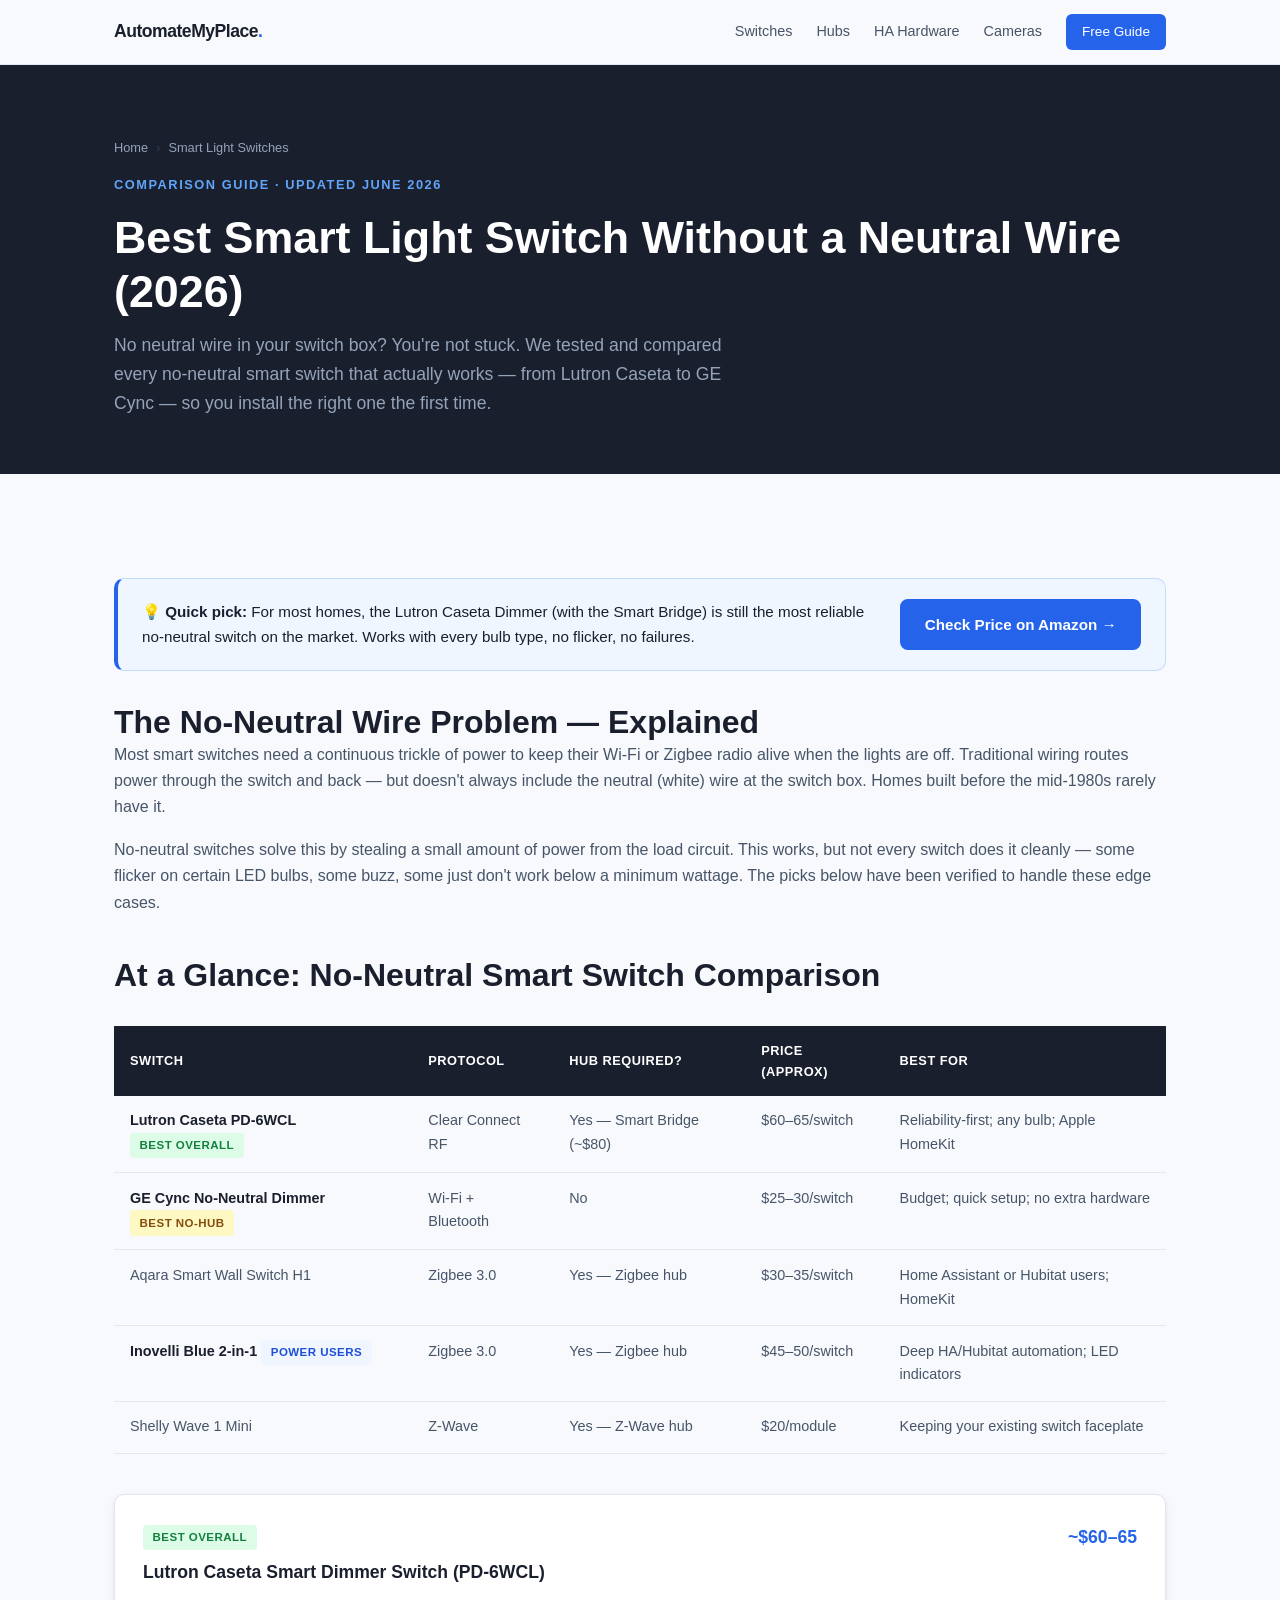
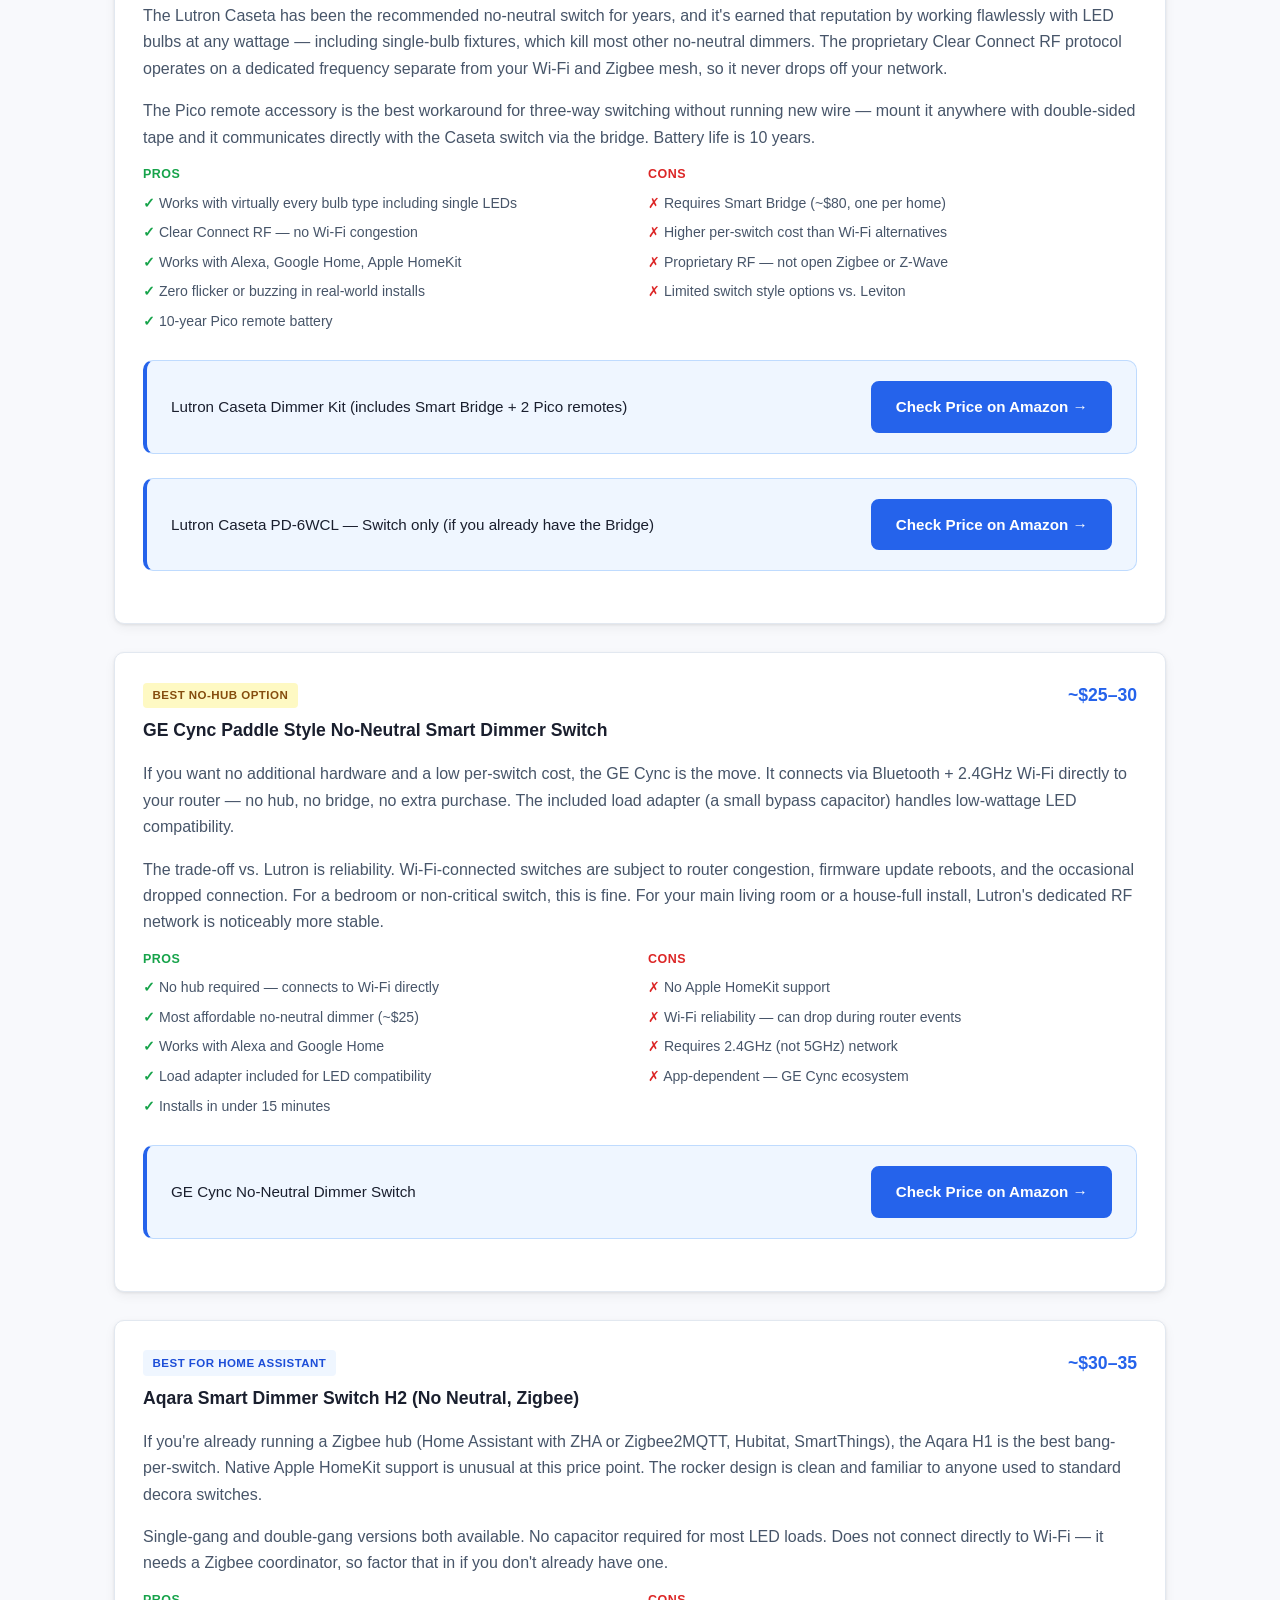
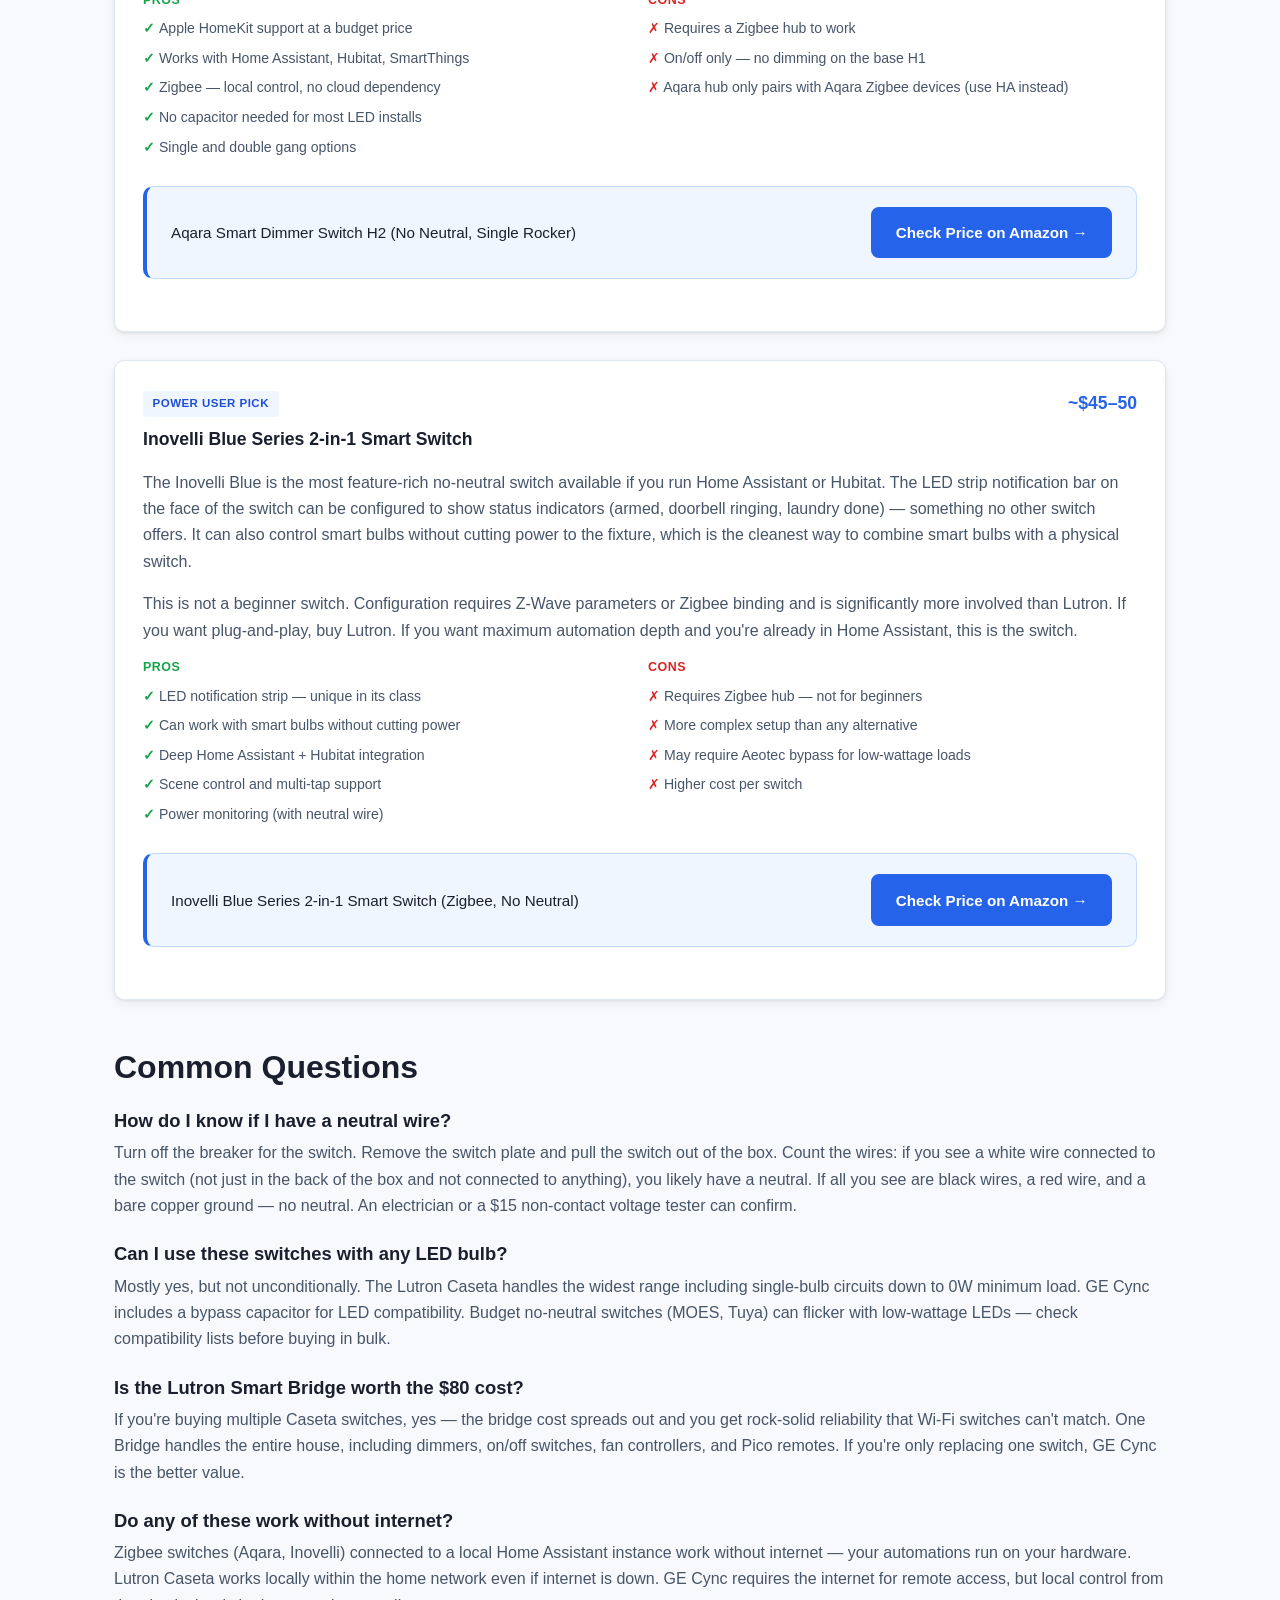
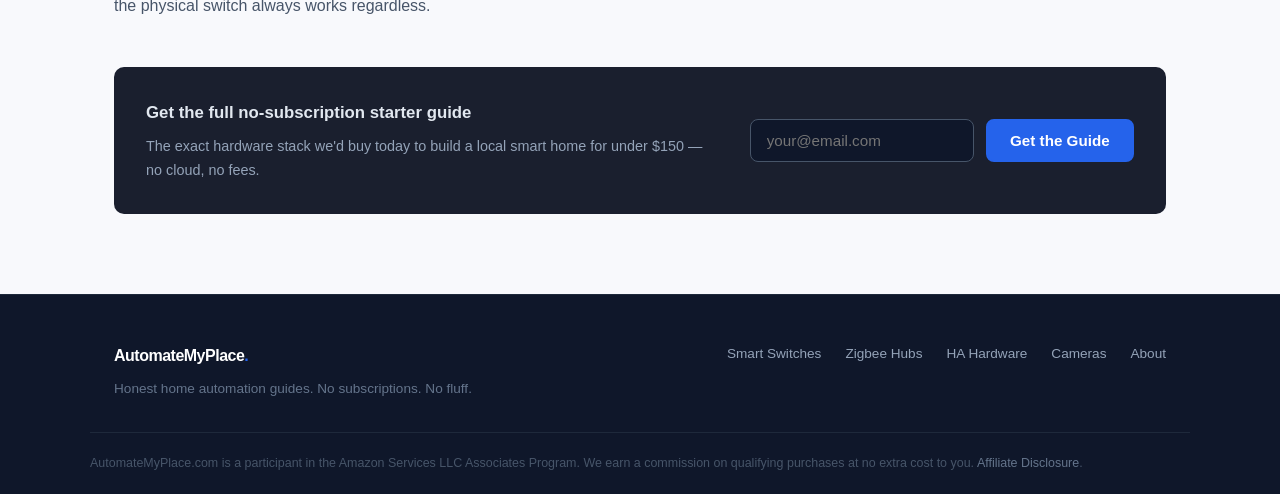
<file: pages/smart-switches.html>
<!DOCTYPE html>
<html lang="en">
<head>
  <meta charset="UTF-8">
  <meta name="viewport" content="width=device-width, initial-scale=1.0">
  <title>Best Smart Light Switch Without a Neutral Wire (2026) — AutomateMyPlace</title>
  <meta name="description" content="No neutral wire in your switch box? We compare every no-neutral smart switch — Lutron Caseta, GE Cync, Aqara, Inovelli Blue — so you install the right one the first time.">
  <link rel="canonical" href="https://automatemyplace.net/pages/smart-switches.html">
  <link rel="stylesheet" href="../css/style.css">
</head>
<body>

  <header class="site-header">
    <div class="container nav-inner">
      <a href="/" class="logo">AutomateMyPlace<span class="logo-dot">.</span></a>
      <nav class="main-nav">
        <a href="smart-switches.html">Switches</a>
        <a href="zigbee-hub.html">Hubs</a>
        <a href="ha-hardware.html">HA Hardware</a>
        <a href="no-subscription-cameras.html">Cameras</a>
        <a href="/#email-capture" class="nav-cta">Free Guide</a>
      </nav>
    </div>
  </header>

  <!-- PAGE HERO -->
  <section class="page-hero">
    <div class="container">
      <div class="breadcrumb">
        <a href="/">Home</a>
        <span class="sep">›</span>
        <span>Smart Light Switches</span>
      </div>
      <p class="eyebrow">Comparison Guide · Updated June 2026</p>
      <h1>Best Smart Light Switch Without a Neutral Wire (2026)</h1>
      <p class="hero-sub">No neutral wire in your switch box? You're not stuck. We tested and compared every no-neutral smart switch that actually works — from Lutron Caseta to GE Cync — so you install the right one the first time.</p>
    </div>
  </section>

  <!-- QUICK PICKS -->
  <section class="section">
    <div class="container">

      <div class="affiliate-box" style="margin-bottom: 2rem;">
        <span class="affiliate-box-text">💡 <strong>Quick pick:</strong> For most homes, the Lutron Caseta Dimmer (with the Smart Bridge) is still the most reliable no-neutral switch on the market. Works with every bulb type, no flicker, no failures.</span>
        <a href="https://amzn.to/4v1im52" class="btn btn-primary" rel="nofollow noopener" target="_blank">Check Price on Amazon →</a>
      </div>

      <h2>The No-Neutral Wire Problem — Explained</h2>
      <p>Most smart switches need a continuous trickle of power to keep their Wi-Fi or Zigbee radio alive when the lights are off. Traditional wiring routes power through the switch and back — but doesn't always include the neutral (white) wire at the switch box. Homes built before the mid-1980s rarely have it.</p>
      <p>No-neutral switches solve this by stealing a small amount of power from the load circuit. This works, but not every switch does it cleanly — some flicker on certain LED bulbs, some buzz, some just don't work below a minimum wattage. The picks below have been verified to handle these edge cases.</p>

      <!-- COMPARISON TABLE -->
      <h2 style="margin-top: 2.5rem;">At a Glance: No-Neutral Smart Switch Comparison</h2>
      <table class="comparison-table">
        <thead>
          <tr>
            <th>Switch</th>
            <th>Protocol</th>
            <th>Hub Required?</th>
            <th>Price (approx)</th>
            <th>Best For</th>
          </tr>
        </thead>
        <tbody>
          <tr>
            <td class="winner">Lutron Caseta PD-6WCL <span class="badge badge-best">Best Overall</span></td>
            <td>Clear Connect RF</td>
            <td>Yes — Smart Bridge (~$80)</td>
            <td>$60–65/switch</td>
            <td>Reliability-first; any bulb; Apple HomeKit</td>
          </tr>
          <tr>
            <td class="winner">GE Cync No-Neutral Dimmer <span class="badge badge-value">Best No-Hub</span></td>
            <td>Wi-Fi + Bluetooth</td>
            <td>No</td>
            <td>$25–30/switch</td>
            <td>Budget; quick setup; no extra hardware</td>
          </tr>
          <tr>
            <td>Aqara Smart Wall Switch H1</td>
            <td>Zigbee 3.0</td>
            <td>Yes — Zigbee hub</td>
            <td>$30–35/switch</td>
            <td>Home Assistant or Hubitat users; HomeKit</td>
          </tr>
          <tr>
            <td class="winner">Inovelli Blue 2-in-1 <span class="badge badge-advanced">Power Users</span></td>
            <td>Zigbee 3.0</td>
            <td>Yes — Zigbee hub</td>
            <td>$45–50/switch</td>
            <td>Deep HA/Hubitat automation; LED indicators</td>
          </tr>
          <tr>
            <td>Shelly Wave 1 Mini</td>
            <td>Z-Wave</td>
            <td>Yes — Z-Wave hub</td>
            <td>$20/module</td>
            <td>Keeping your existing switch faceplate</td>
          </tr>
        </tbody>
      </table>

      <!-- PRODUCT CARDS -->
      <div class="product-cards">

        <!-- Lutron -->
        <div class="product-card">
          <div class="product-card-header">
            <div>
              <span class="badge badge-best" style="margin-bottom:0.5rem; display:inline-block;">Best Overall</span>
              <div class="product-card-title">Lutron Caseta Smart Dimmer Switch (PD-6WCL)</div>
            </div>
            <div class="product-card-price">~$60–65</div>
          </div>
          <p>The Lutron Caseta has been the recommended no-neutral switch for years, and it's earned that reputation by working flawlessly with LED bulbs at any wattage — including single-bulb fixtures, which kill most other no-neutral dimmers. The proprietary Clear Connect RF protocol operates on a dedicated frequency separate from your Wi-Fi and Zigbee mesh, so it never drops off your network.</p>
          <p>The Pico remote accessory is the best workaround for three-way switching without running new wire — mount it anywhere with double-sided tape and it communicates directly with the Caseta switch via the bridge. Battery life is 10 years.</p>
          <div class="product-card-pros-cons">
            <div class="pros">
              <h4>Pros</h4>
              <ul>
                <li>Works with virtually every bulb type including single LEDs</li>
                <li>Clear Connect RF — no Wi-Fi congestion</li>
                <li>Works with Alexa, Google Home, Apple HomeKit</li>
                <li>Zero flicker or buzzing in real-world installs</li>
                <li>10-year Pico remote battery</li>
              </ul>
            </div>
            <div class="cons">
              <h4>Cons</h4>
              <ul>
                <li>Requires Smart Bridge (~$80, one per home)</li>
                <li>Higher per-switch cost than Wi-Fi alternatives</li>
                <li>Proprietary RF — not open Zigbee or Z-Wave</li>
                <li>Limited switch style options vs. Leviton</li>
              </ul>
            </div>
          </div>
          <div class="affiliate-box">
            <span class="affiliate-box-text">Lutron Caseta Dimmer Kit (includes Smart Bridge + 2 Pico remotes)</span>
            <a href="https://amzn.to/3R5ty2O" class="btn btn-primary" rel="nofollow noopener" target="_blank">Check Price on Amazon →</a>
          </div>
          <div class="affiliate-box" style="margin-top:0.75rem;">
            <span class="affiliate-box-text">Lutron Caseta PD-6WCL — Switch only (if you already have the Bridge)</span>
            <a href="https://amzn.to/4v1im52" class="btn btn-primary" rel="nofollow noopener" target="_blank">Check Price on Amazon →</a>
          </div>
        </div>

        <!-- GE Cync -->
        <div class="product-card">
          <div class="product-card-header">
            <div>
              <span class="badge badge-value" style="margin-bottom:0.5rem; display:inline-block;">Best No-Hub Option</span>
              <div class="product-card-title">GE Cync Paddle Style No-Neutral Smart Dimmer Switch</div>
            </div>
            <div class="product-card-price">~$25–30</div>
          </div>
          <p>If you want no additional hardware and a low per-switch cost, the GE Cync is the move. It connects via Bluetooth + 2.4GHz Wi-Fi directly to your router — no hub, no bridge, no extra purchase. The included load adapter (a small bypass capacitor) handles low-wattage LED compatibility.</p>
          <p>The trade-off vs. Lutron is reliability. Wi-Fi-connected switches are subject to router congestion, firmware update reboots, and the occasional dropped connection. For a bedroom or non-critical switch, this is fine. For your main living room or a house-full install, Lutron's dedicated RF network is noticeably more stable.</p>
          <div class="product-card-pros-cons">
            <div class="pros">
              <h4>Pros</h4>
              <ul>
                <li>No hub required — connects to Wi-Fi directly</li>
                <li>Most affordable no-neutral dimmer (~$25)</li>
                <li>Works with Alexa and Google Home</li>
                <li>Load adapter included for LED compatibility</li>
                <li>Installs in under 15 minutes</li>
              </ul>
            </div>
            <div class="cons">
              <h4>Cons</h4>
              <ul>
                <li>No Apple HomeKit support</li>
                <li>Wi-Fi reliability — can drop during router events</li>
                <li>Requires 2.4GHz (not 5GHz) network</li>
                <li>App-dependent — GE Cync ecosystem</li>
              </ul>
            </div>
          </div>
          <div class="affiliate-box">
            <span class="affiliate-box-text">GE Cync No-Neutral Dimmer Switch</span>
            <a href="https://amzn.to/3R5pS13" class="btn btn-primary" rel="nofollow noopener" target="_blank">Check Price on Amazon →</a>
          </div>
        </div>

        <!-- Aqara -->
        <div class="product-card">
          <div class="product-card-header">
            <div>
              <span class="badge badge-advanced" style="margin-bottom:0.5rem; display:inline-block;">Best for Home Assistant</span>
              <div class="product-card-title">Aqara Smart Dimmer Switch H2 (No Neutral, Zigbee)</div>
            </div>
            <div class="product-card-price">~$30–35</div>
          </div>
          <p>If you're already running a Zigbee hub (Home Assistant with ZHA or Zigbee2MQTT, Hubitat, SmartThings), the Aqara H1 is the best bang-per-switch. Native Apple HomeKit support is unusual at this price point. The rocker design is clean and familiar to anyone used to standard decora switches.</p>
          <p>Single-gang and double-gang versions both available. No capacitor required for most LED loads. Does not connect directly to Wi-Fi — it needs a Zigbee coordinator, so factor that in if you don't already have one.</p>
          <div class="product-card-pros-cons">
            <div class="pros">
              <h4>Pros</h4>
              <ul>
                <li>Apple HomeKit support at a budget price</li>
                <li>Works with Home Assistant, Hubitat, SmartThings</li>
                <li>Zigbee — local control, no cloud dependency</li>
                <li>No capacitor needed for most LED installs</li>
                <li>Single and double gang options</li>
              </ul>
            </div>
            <div class="cons">
              <h4>Cons</h4>
              <ul>
                <li>Requires a Zigbee hub to work</li>
                <li>On/off only — no dimming on the base H1</li>
                <li>Aqara hub only pairs with Aqara Zigbee devices (use HA instead)</li>
              </ul>
            </div>
          </div>
          <div class="affiliate-box">
            <span class="affiliate-box-text">Aqara Smart Dimmer Switch H2 (No Neutral, Single Rocker)</span>
            <a href="https://amzn.to/4bivgVk" class="btn btn-primary" rel="nofollow noopener" target="_blank">Check Price on Amazon →</a>
          </div>
        </div>

        <!-- Inovelli -->
        <div class="product-card">
          <div class="product-card-header">
            <div>
              <span class="badge badge-advanced" style="margin-bottom:0.5rem; display:inline-block;">Power User Pick</span>
              <div class="product-card-title">Inovelli Blue Series 2-in-1 Smart Switch</div>
            </div>
            <div class="product-card-price">~$45–50</div>
          </div>
          <p>The Inovelli Blue is the most feature-rich no-neutral switch available if you run Home Assistant or Hubitat. The LED strip notification bar on the face of the switch can be configured to show status indicators (armed, doorbell ringing, laundry done) — something no other switch offers. It can also control smart bulbs without cutting power to the fixture, which is the cleanest way to combine smart bulbs with a physical switch.</p>
          <p>This is not a beginner switch. Configuration requires Z-Wave parameters or Zigbee binding and is significantly more involved than Lutron. If you want plug-and-play, buy Lutron. If you want maximum automation depth and you're already in Home Assistant, this is the switch.</p>
          <div class="product-card-pros-cons">
            <div class="pros">
              <h4>Pros</h4>
              <ul>
                <li>LED notification strip — unique in its class</li>
                <li>Can work with smart bulbs without cutting power</li>
                <li>Deep Home Assistant + Hubitat integration</li>
                <li>Scene control and multi-tap support</li>
                <li>Power monitoring (with neutral wire)</li>
              </ul>
            </div>
            <div class="cons">
              <h4>Cons</h4>
              <ul>
                <li>Requires Zigbee hub — not for beginners</li>
                <li>More complex setup than any alternative</li>
                <li>May require Aeotec bypass for low-wattage loads</li>
                <li>Higher cost per switch</li>
              </ul>
            </div>
          </div>
          <div class="affiliate-box">
            <span class="affiliate-box-text">Inovelli Blue Series 2-in-1 Smart Switch (Zigbee, No Neutral)</span>
            <a href="https://amzn.to/3SrAVSH" class="btn btn-primary" rel="nofollow noopener" target="_blank">Check Price on Amazon →</a>
          </div>
        </div>

      </div><!-- /product-cards -->

      <!-- FAQ -->
      <h2 style="margin-top: 3rem;">Common Questions</h2>

      <h3 style="margin-top:1.5rem; margin-bottom:0.5rem;">How do I know if I have a neutral wire?</h3>
      <p>Turn off the breaker for the switch. Remove the switch plate and pull the switch out of the box. Count the wires: if you see a white wire connected to the switch (not just in the back of the box and not connected to anything), you likely have a neutral. If all you see are black wires, a red wire, and a bare copper ground — no neutral. An electrician or a $15 non-contact voltage tester can confirm.</p>

      <h3 style="margin-top:1.5rem; margin-bottom:0.5rem;">Can I use these switches with any LED bulb?</h3>
      <p>Mostly yes, but not unconditionally. The Lutron Caseta handles the widest range including single-bulb circuits down to 0W minimum load. GE Cync includes a bypass capacitor for LED compatibility. Budget no-neutral switches (MOES, Tuya) can flicker with low-wattage LEDs — check compatibility lists before buying in bulk.</p>

      <h3 style="margin-top:1.5rem; margin-bottom:0.5rem;">Is the Lutron Smart Bridge worth the $80 cost?</h3>
      <p>If you're buying multiple Caseta switches, yes — the bridge cost spreads out and you get rock-solid reliability that Wi-Fi switches can't match. One Bridge handles the entire house, including dimmers, on/off switches, fan controllers, and Pico remotes. If you're only replacing one switch, GE Cync is the better value.</p>

      <h3 style="margin-top:1.5rem; margin-bottom:0.5rem;">Do any of these work without internet?</h3>
      <p>Zigbee switches (Aqara, Inovelli) connected to a local Home Assistant instance work without internet — your automations run on your hardware. Lutron Caseta works locally within the home network even if internet is down. GE Cync requires the internet for remote access, but local control from the physical switch always works regardless.</p>

      <!-- EMAIL CAPTURE -->
      <div style="background: #1a1f2e; border-radius: 10px; padding: 2rem; margin-top: 3rem; display: flex; gap: 2rem; align-items: center; flex-wrap: wrap;">
        <div style="flex:1; min-width: 220px;">
          <p style="color: #e2e8f0; font-weight: 700; font-size: 1.05rem; margin-bottom: 0.5rem;">Get the full no-subscription starter guide</p>
          <p style="color: #94a3b8; font-size: 0.9rem;">The exact hardware stack we'd buy today to build a local smart home for under $150 — no cloud, no fees.</p>
        </div>
        <form id="ck-inline" action="CONVERTKIT_FORM_ACTION" method="POST" style="display:flex; gap: 0.75rem; flex-wrap: wrap;">
          <input type="email" name="email_address" placeholder="your@email.com" required style="padding:0.7rem 1rem; border-radius:8px; border:1px solid #475569; background:#0f172a; color:#fff; font-size:0.95rem; min-width:220px;">
          <button type="submit" class="btn btn-primary">Get the Guide</button>
        </form>
      </div>

    </div>
  </section>

  <footer class="site-footer">
    <div class="container footer-inner">
      <div class="footer-left">
        <a href="/" class="logo">AutomateMyPlace<span class="logo-dot">.</span></a>
        <p>Honest home automation guides. No subscriptions. No fluff.</p>
      </div>
      <nav class="footer-nav">
        <a href="smart-switches.html">Smart Switches</a>
        <a href="zigbee-hub.html">Zigbee Hubs</a>
        <a href="ha-hardware.html">HA Hardware</a>
        <a href="no-subscription-cameras.html">Cameras</a>
        <a href="about.html">About</a>
      </nav>
    </div>
    <div class="container footer-legal">
      <p>AutomateMyPlace.com is a participant in the Amazon Services LLC Associates Program. We earn a commission on qualifying purchases at no extra cost to you. <a href="about.html#affiliate">Affiliate Disclosure</a>.</p>
    </div>
  </footer>

</body>
</html>
</file>
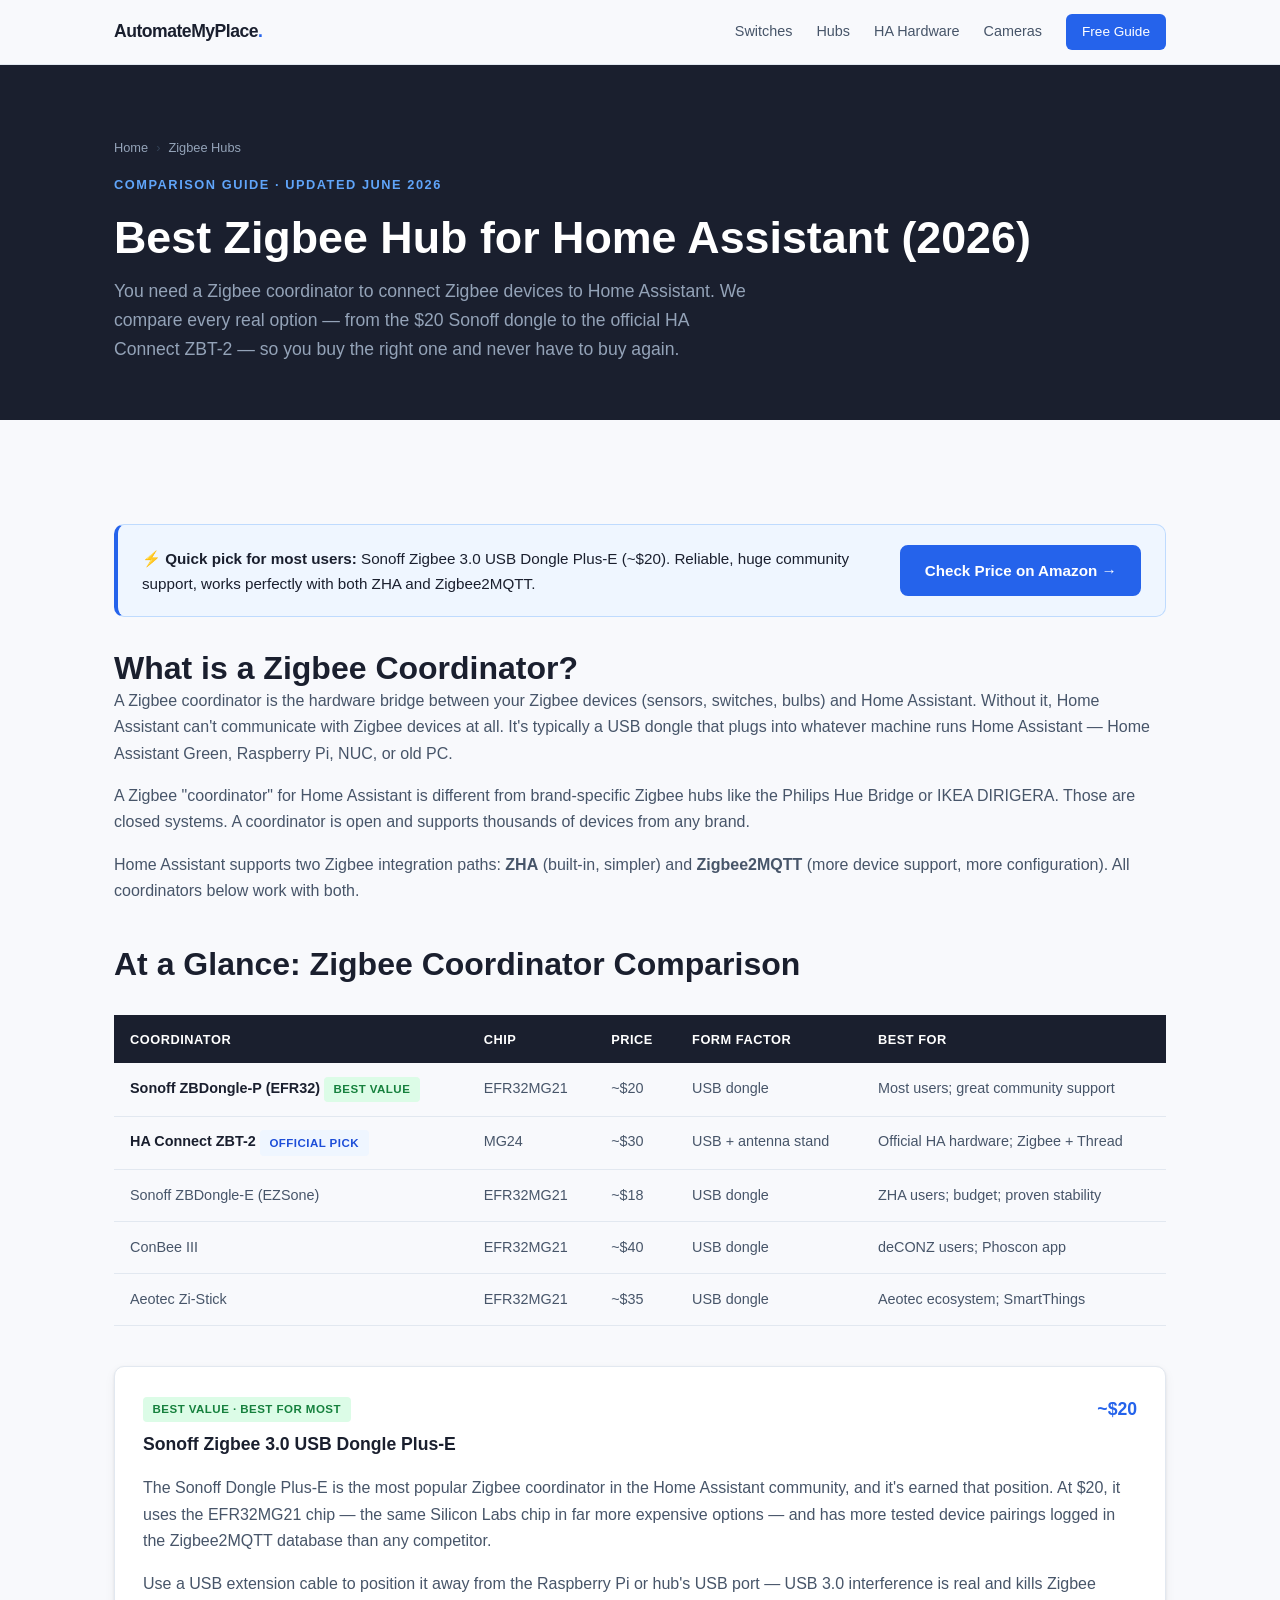
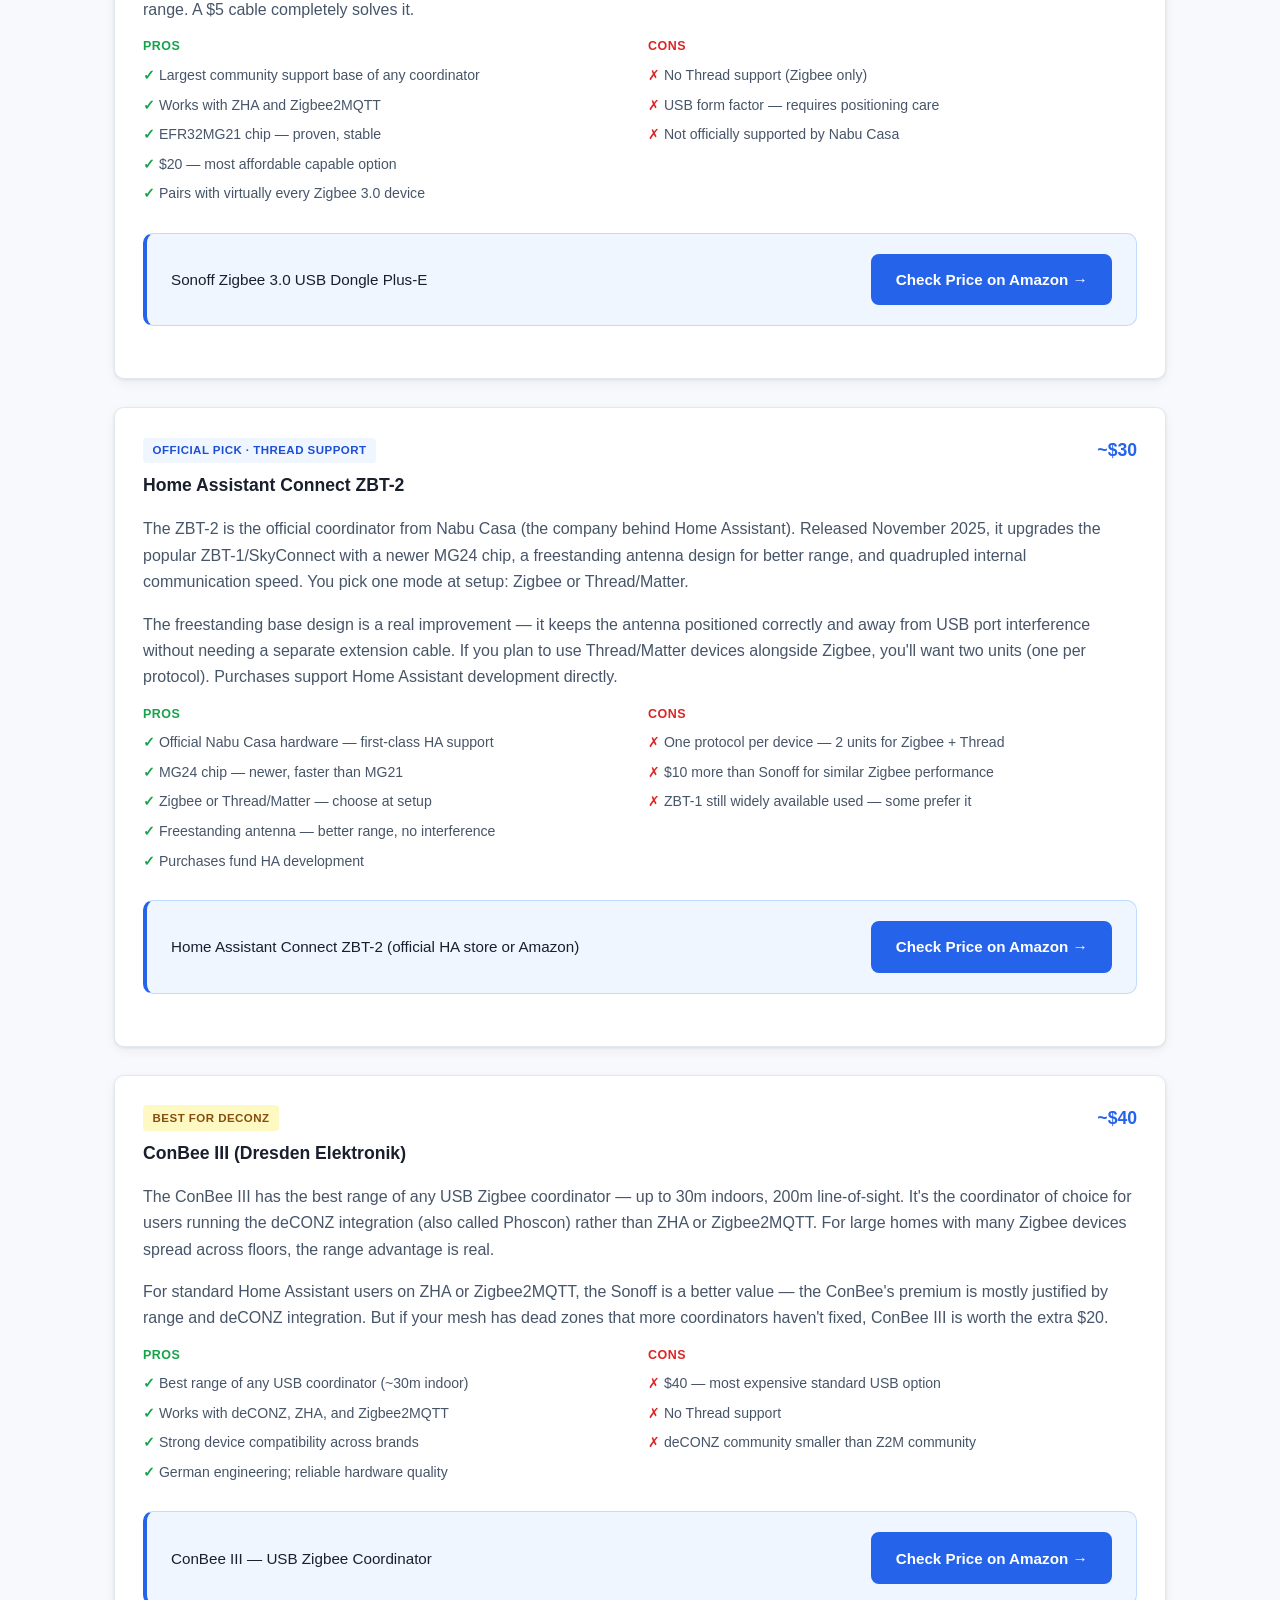
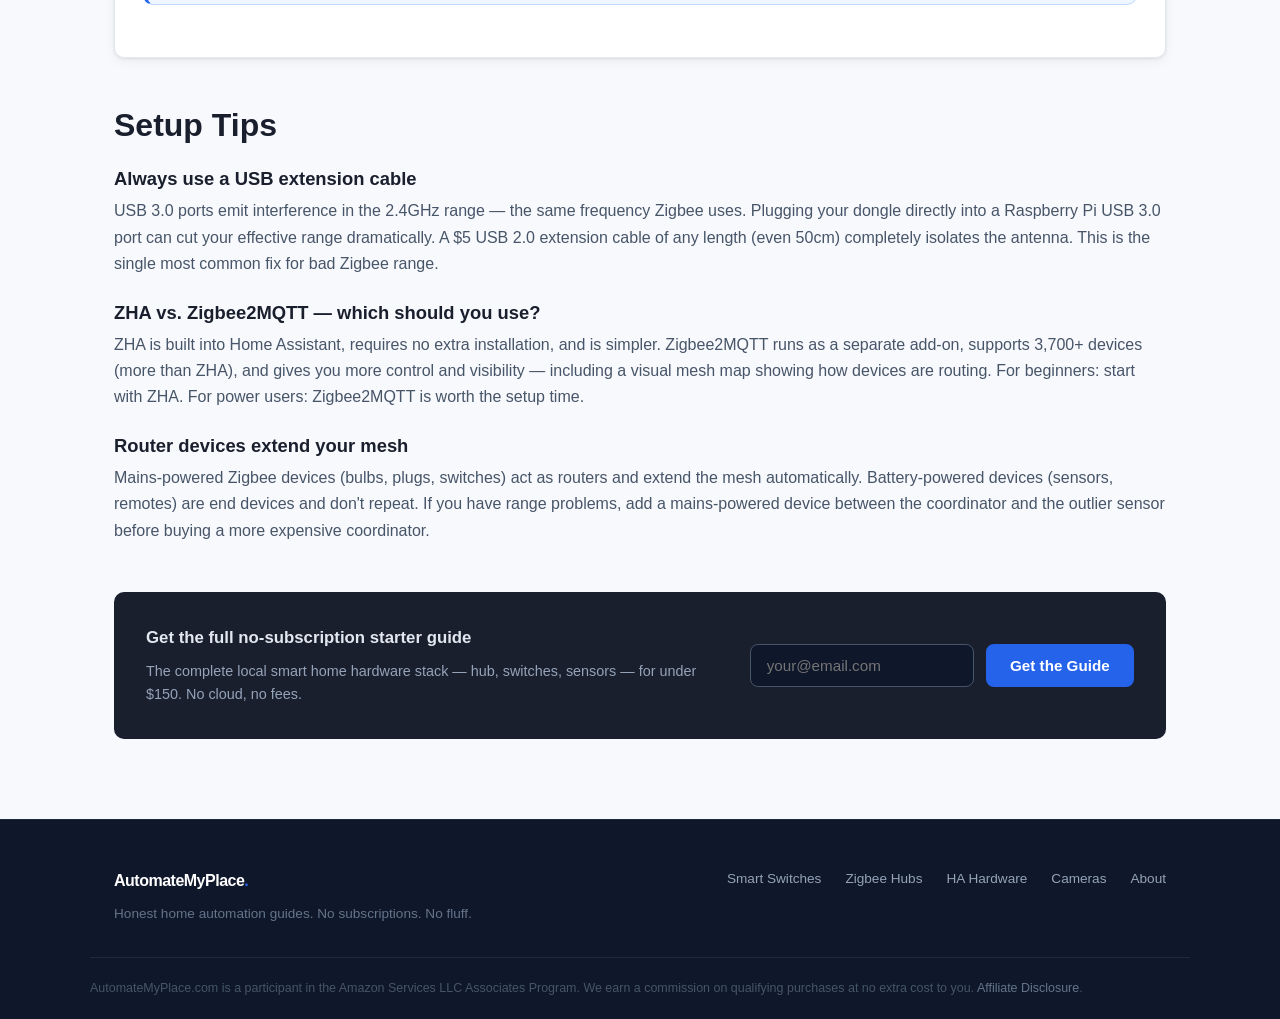
<file: pages/zigbee-hub.html>
<!DOCTYPE html>
<html lang="en">
<head>
  <meta charset="UTF-8">
  <meta name="viewport" content="width=device-width, initial-scale=1.0">
  <title>Best Zigbee Hub for Home Assistant (2026) — AutomateMyPlace</title>
  <meta name="description" content="Comparing every Zigbee coordinator for Home Assistant — Sonoff ZBDongle-P, Home Assistant Connect ZBT-2, ConBee III, and more. Which one actually works with ZHA and Zigbee2MQTT?">
  <link rel="canonical" href="https://automatemyplace.net/pages/zigbee-hub.html">
  <link rel="stylesheet" href="../css/style.css">
</head>
<body>

  <header class="site-header">
    <div class="container nav-inner">
      <a href="/" class="logo">AutomateMyPlace<span class="logo-dot">.</span></a>
      <nav class="main-nav">
        <a href="smart-switches.html">Switches</a>
        <a href="zigbee-hub.html">Hubs</a>
        <a href="ha-hardware.html">HA Hardware</a>
        <a href="no-subscription-cameras.html">Cameras</a>
        <a href="/#email-capture" class="nav-cta">Free Guide</a>
      </nav>
    </div>
  </header>

  <section class="page-hero">
    <div class="container">
      <div class="breadcrumb">
        <a href="/">Home</a>
        <span class="sep">›</span>
        <span>Zigbee Hubs</span>
      </div>
      <p class="eyebrow">Comparison Guide · Updated June 2026</p>
      <h1>Best Zigbee Hub for Home Assistant (2026)</h1>
      <p class="hero-sub">You need a Zigbee coordinator to connect Zigbee devices to Home Assistant. We compare every real option — from the $20 Sonoff dongle to the official HA Connect ZBT-2 — so you buy the right one and never have to buy again.</p>
    </div>
  </section>

  <section class="section">
    <div class="container">

      <div class="affiliate-box" style="margin-bottom: 2rem;">
        <span class="affiliate-box-text">⚡ <strong>Quick pick for most users:</strong> Sonoff Zigbee 3.0 USB Dongle Plus-E (~$20). Reliable, huge community support, works perfectly with both ZHA and Zigbee2MQTT.</span>
        <a href="https://amzn.to/4ao6xyK" class="btn btn-primary" rel="nofollow noopener" target="_blank">Check Price on Amazon →</a>
      </div>

      <h2>What is a Zigbee Coordinator?</h2>
      <p>A Zigbee coordinator is the hardware bridge between your Zigbee devices (sensors, switches, bulbs) and Home Assistant. Without it, Home Assistant can't communicate with Zigbee devices at all. It's typically a USB dongle that plugs into whatever machine runs Home Assistant — Home Assistant Green, Raspberry Pi, NUC, or old PC.</p>
      <p>A Zigbee "coordinator" for Home Assistant is different from brand-specific Zigbee hubs like the Philips Hue Bridge or IKEA DIRIGERA. Those are closed systems. A coordinator is open and supports thousands of devices from any brand.</p>
      <p>Home Assistant supports two Zigbee integration paths: <strong>ZHA</strong> (built-in, simpler) and <strong>Zigbee2MQTT</strong> (more device support, more configuration). All coordinators below work with both.</p>

      <h2 style="margin-top:2.5rem;">At a Glance: Zigbee Coordinator Comparison</h2>
      <table class="comparison-table">
        <thead>
          <tr>
            <th>Coordinator</th>
            <th>Chip</th>
            <th>Price</th>
            <th>Form Factor</th>
            <th>Best For</th>
          </tr>
        </thead>
        <tbody>
          <tr>
            <td class="winner">Sonoff ZBDongle-P (EFR32) <span class="badge badge-best">Best Value</span></td>
            <td>EFR32MG21</td>
            <td>~$20</td>
            <td>USB dongle</td>
            <td>Most users; great community support</td>
          </tr>
          <tr>
            <td class="winner">HA Connect ZBT-2 <span class="badge badge-advanced">Official Pick</span></td>
            <td>MG24</td>
            <td>~$30</td>
            <td>USB + antenna stand</td>
            <td>Official HA hardware; Zigbee + Thread</td>
          </tr>
          <tr>
            <td>Sonoff ZBDongle-E (EZSone)</td>
            <td>EFR32MG21</td>
            <td>~$18</td>
            <td>USB dongle</td>
            <td>ZHA users; budget; proven stability</td>
          </tr>
          <tr>
            <td>ConBee III</td>
            <td>EFR32MG21</td>
            <td>~$40</td>
            <td>USB dongle</td>
            <td>deCONZ users; Phoscon app</td>
          </tr>
          <tr>
            <td>Aeotec Zi-Stick</td>
            <td>EFR32MG21</td>
            <td>~$35</td>
            <td>USB dongle</td>
            <td>Aeotec ecosystem; SmartThings</td>
          </tr>
        </tbody>
      </table>

      <div class="product-cards">

        <!-- Sonoff Dongle Plus -->
        <div class="product-card">
          <div class="product-card-header">
            <div>
              <span class="badge badge-best" style="margin-bottom:0.5rem; display:inline-block;">Best Value · Best for Most</span>
              <div class="product-card-title">Sonoff Zigbee 3.0 USB Dongle Plus-E</div>
            </div>
            <div class="product-card-price">~$20</div>
          </div>
          <p>The Sonoff Dongle Plus-E is the most popular Zigbee coordinator in the Home Assistant community, and it's earned that position. At $20, it uses the EFR32MG21 chip — the same Silicon Labs chip in far more expensive options — and has more tested device pairings logged in the Zigbee2MQTT database than any competitor.</p>
          <p>Use a USB extension cable to position it away from the Raspberry Pi or hub's USB port — USB 3.0 interference is real and kills Zigbee range. A $5 cable completely solves it.</p>
          <div class="product-card-pros-cons">
            <div class="pros">
              <h4>Pros</h4>
              <ul>
                <li>Largest community support base of any coordinator</li>
                <li>Works with ZHA and Zigbee2MQTT</li>
                <li>EFR32MG21 chip — proven, stable</li>
                <li>$20 — most affordable capable option</li>
                <li>Pairs with virtually every Zigbee 3.0 device</li>
              </ul>
            </div>
            <div class="cons">
              <h4>Cons</h4>
              <ul>
                <li>No Thread support (Zigbee only)</li>
                <li>USB form factor — requires positioning care</li>
                <li>Not officially supported by Nabu Casa</li>
              </ul>
            </div>
          </div>
          <div class="affiliate-box">
            <span class="affiliate-box-text">Sonoff Zigbee 3.0 USB Dongle Plus-E</span>
            <a href="https://amzn.to/4ao6xyK" class="btn btn-primary" rel="nofollow noopener" target="_blank">Check Price on Amazon →</a>
          </div>
        </div>

        <!-- HA Connect ZBT-2 -->
        <div class="product-card">
          <div class="product-card-header">
            <div>
              <span class="badge badge-advanced" style="margin-bottom:0.5rem; display:inline-block;">Official Pick · Thread Support</span>
              <div class="product-card-title">Home Assistant Connect ZBT-2</div>
            </div>
            <div class="product-card-price">~$30</div>
          </div>
          <p>The ZBT-2 is the official coordinator from Nabu Casa (the company behind Home Assistant). Released November 2025, it upgrades the popular ZBT-1/SkyConnect with a newer MG24 chip, a freestanding antenna design for better range, and quadrupled internal communication speed. You pick one mode at setup: Zigbee or Thread/Matter.</p>
          <p>The freestanding base design is a real improvement — it keeps the antenna positioned correctly and away from USB port interference without needing a separate extension cable. If you plan to use Thread/Matter devices alongside Zigbee, you'll want two units (one per protocol). Purchases support Home Assistant development directly.</p>
          <div class="product-card-pros-cons">
            <div class="pros">
              <h4>Pros</h4>
              <ul>
                <li>Official Nabu Casa hardware — first-class HA support</li>
                <li>MG24 chip — newer, faster than MG21</li>
                <li>Zigbee or Thread/Matter — choose at setup</li>
                <li>Freestanding antenna — better range, no interference</li>
                <li>Purchases fund HA development</li>
              </ul>
            </div>
            <div class="cons">
              <h4>Cons</h4>
              <ul>
                <li>One protocol per device — 2 units for Zigbee + Thread</li>
                <li>$10 more than Sonoff for similar Zigbee performance</li>
                <li>ZBT-1 still widely available used — some prefer it</li>
              </ul>
            </div>
          </div>
          <div class="affiliate-box">
            <span class="affiliate-box-text">Home Assistant Connect ZBT-2 (official HA store or Amazon)</span>
            <a href="https://amzn.to/3SrhsBA" class="btn btn-primary" rel="nofollow noopener" target="_blank">Check Price on Amazon →</a>
          </div>
        </div>

        <!-- ConBee III -->
        <div class="product-card">
          <div class="product-card-header">
            <div>
              <span class="badge badge-value" style="margin-bottom:0.5rem; display:inline-block;">Best for deCONZ</span>
              <div class="product-card-title">ConBee III (Dresden Elektronik)</div>
            </div>
            <div class="product-card-price">~$40</div>
          </div>
          <p>The ConBee III has the best range of any USB Zigbee coordinator — up to 30m indoors, 200m line-of-sight. It's the coordinator of choice for users running the deCONZ integration (also called Phoscon) rather than ZHA or Zigbee2MQTT. For large homes with many Zigbee devices spread across floors, the range advantage is real.</p>
          <p>For standard Home Assistant users on ZHA or Zigbee2MQTT, the Sonoff is a better value — the ConBee's premium is mostly justified by range and deCONZ integration. But if your mesh has dead zones that more coordinators haven't fixed, ConBee III is worth the extra $20.</p>
          <div class="product-card-pros-cons">
            <div class="pros">
              <h4>Pros</h4>
              <ul>
                <li>Best range of any USB coordinator (~30m indoor)</li>
                <li>Works with deCONZ, ZHA, and Zigbee2MQTT</li>
                <li>Strong device compatibility across brands</li>
                <li>German engineering; reliable hardware quality</li>
              </ul>
            </div>
            <div class="cons">
              <h4>Cons</h4>
              <ul>
                <li>$40 — most expensive standard USB option</li>
                <li>No Thread support</li>
                <li>deCONZ community smaller than Z2M community</li>
              </ul>
            </div>
          </div>
          <div class="affiliate-box">
            <span class="affiliate-box-text">ConBee III — USB Zigbee Coordinator</span>
            <a href="https://amzn.to/4eUqI8J" class="btn btn-primary" rel="nofollow noopener" target="_blank">Check Price on Amazon →</a>
          </div>
        </div>

      </div>

      <h2 style="margin-top: 3rem;">Setup Tips</h2>
      <h3 style="margin-top:1.5rem; margin-bottom:0.5rem;">Always use a USB extension cable</h3>
      <p>USB 3.0 ports emit interference in the 2.4GHz range — the same frequency Zigbee uses. Plugging your dongle directly into a Raspberry Pi USB 3.0 port can cut your effective range dramatically. A $5 USB 2.0 extension cable of any length (even 50cm) completely isolates the antenna. This is the single most common fix for bad Zigbee range.</p>

      <h3 style="margin-top:1.5rem; margin-bottom:0.5rem;">ZHA vs. Zigbee2MQTT — which should you use?</h3>
      <p>ZHA is built into Home Assistant, requires no extra installation, and is simpler. Zigbee2MQTT runs as a separate add-on, supports 3,700+ devices (more than ZHA), and gives you more control and visibility — including a visual mesh map showing how devices are routing. For beginners: start with ZHA. For power users: Zigbee2MQTT is worth the setup time.</p>

      <h3 style="margin-top:1.5rem; margin-bottom:0.5rem;">Router devices extend your mesh</h3>
      <p>Mains-powered Zigbee devices (bulbs, plugs, switches) act as routers and extend the mesh automatically. Battery-powered devices (sensors, remotes) are end devices and don't repeat. If you have range problems, add a mains-powered device between the coordinator and the outlier sensor before buying a more expensive coordinator.</p>

      <!-- EMAIL CAPTURE -->
      <div style="background: #1a1f2e; border-radius: 10px; padding: 2rem; margin-top: 3rem; display: flex; gap: 2rem; align-items: center; flex-wrap: wrap;">
        <div style="flex:1; min-width: 220px;">
          <p style="color: #e2e8f0; font-weight: 700; font-size: 1.05rem; margin-bottom: 0.5rem;">Get the full no-subscription starter guide</p>
          <p style="color: #94a3b8; font-size: 0.9rem;">The complete local smart home hardware stack — hub, switches, sensors — for under $150. No cloud, no fees.</p>
        </div>
        <form action="CONVERTKIT_FORM_ACTION" method="POST" style="display:flex; gap: 0.75rem; flex-wrap: wrap;">
          <input type="email" name="email_address" placeholder="your@email.com" required style="padding:0.7rem 1rem; border-radius:8px; border:1px solid #475569; background:#0f172a; color:#fff; font-size:0.95rem; min-width:220px;">
          <button type="submit" class="btn btn-primary">Get the Guide</button>
        </form>
      </div>

    </div>
  </section>

  <footer class="site-footer">
    <div class="container footer-inner">
      <div class="footer-left">
        <a href="/" class="logo">AutomateMyPlace<span class="logo-dot">.</span></a>
        <p>Honest home automation guides. No subscriptions. No fluff.</p>
      </div>
      <nav class="footer-nav">
        <a href="smart-switches.html">Smart Switches</a>
        <a href="zigbee-hub.html">Zigbee Hubs</a>
        <a href="ha-hardware.html">HA Hardware</a>
        <a href="no-subscription-cameras.html">Cameras</a>
        <a href="about.html">About</a>
      </nav>
    </div>
    <div class="container footer-legal">
      <p>AutomateMyPlace.com is a participant in the Amazon Services LLC Associates Program. We earn a commission on qualifying purchases at no extra cost to you. <a href="about.html#affiliate">Affiliate Disclosure</a>.</p>
    </div>
  </footer>

</body>
</html>
</file>
<file: css/style.css>
/* ================================================
   AutomateMyPlace.com — Site Stylesheet
   Design: Clean technical confidence. Electric blue
   accent on near-white. Mono-flavored headings.
   ================================================ */

/* RESET & BASE */
*, *::before, *::after { box-sizing: border-box; margin: 0; padding: 0; }
html { font-size: 16px; scroll-behavior: smooth; }
body {
  font-family: 'Inter', 'Helvetica Neue', Arial, sans-serif;
  color: #1a1f2e;
  background: #f8f9fc;
  line-height: 1.65;
}
img { max-width: 100%; display: block; }
a { color: #2563eb; text-decoration: none; }
a:hover { text-decoration: underline; }

/* TOKENS */
:root {
  --blue: #2563eb;
  --blue-dark: #1d4ed8;
  --blue-light: #eff6ff;
  --green: #16a34a;
  --red: #dc2626;
  --dark: #1a1f2e;
  --mid: #475569;
  --light: #94a3b8;
  --bg: #f8f9fc;
  --white: #ffffff;
  --border: #e2e8f0;
  --radius: 10px;
  --shadow: 0 1px 3px rgba(0,0,0,0.08), 0 4px 12px rgba(0,0,0,0.05);
  --shadow-hover: 0 4px 16px rgba(37,99,235,0.14);
  --max-w: 1100px;
}

/* TYPOGRAPHY */
h1, h2, h3, h4 {
  font-family: 'Inter', 'Helvetica Neue', Arial, sans-serif;
  font-weight: 700;
  line-height: 1.2;
  color: var(--dark);
}
h1 { font-size: clamp(1.8rem, 4vw, 2.8rem); }
h2 { font-size: clamp(1.4rem, 3vw, 2rem); }
h3 { font-size: 1.15rem; }
p { color: var(--mid); margin-bottom: 1em; }
p:last-child { margin-bottom: 0; }
em { font-style: normal; color: var(--blue); }

/* LAYOUT */
.container { max-width: var(--max-w); margin: 0 auto; padding: 0 1.5rem; }
.section { padding: 5rem 0; }
.section-alt { background: var(--white); }

/* NAVIGATION */
.site-header {
  position: sticky; top: 0; z-index: 100;
  background: rgba(248,249,252,0.95);
  backdrop-filter: blur(8px);
  border-bottom: 1px solid var(--border);
}
.nav-inner {
  display: flex;
  align-items: center;
  justify-content: space-between;
  height: 64px;
}
.logo {
  font-size: 1.1rem;
  font-weight: 800;
  color: var(--dark);
  letter-spacing: -0.5px;
}
.logo-dot { color: var(--blue); }
.main-nav { display: flex; gap: 1.5rem; align-items: center; }
.main-nav a {
  color: var(--mid);
  font-size: 0.9rem;
  font-weight: 500;
  transition: color 0.15s;
}
.main-nav a:hover { color: var(--blue); text-decoration: none; }
.nav-cta {
  background: var(--blue);
  color: var(--white) !important;
  padding: 0.4rem 1rem;
  border-radius: 6px;
  font-size: 0.85rem !important;
}
.nav-cta:hover { background: var(--blue-dark); }

/* HERO */
.hero {
  padding: 5rem 0 4rem;
  background: linear-gradient(135deg, #f8f9fc 60%, #eff6ff 100%);
}
.hero-inner {
  display: grid;
  grid-template-columns: 1fr 340px;
  gap: 3rem;
  align-items: center;
}
.eyebrow {
  font-size: 0.8rem;
  font-weight: 700;
  text-transform: uppercase;
  letter-spacing: 0.12em;
  color: var(--blue);
  margin-bottom: 1rem;
}
.hero-text h1 { margin-bottom: 1.25rem; }
.hero-sub { font-size: 1.1rem; margin-bottom: 2rem; }
.hero-actions { display: flex; gap: 1rem; flex-wrap: wrap; }

/* STAT BLOCK */
.hero-stat-block {
  background: var(--white);
  border: 1px solid var(--border);
  border-radius: var(--radius);
  padding: 1.75rem;
  display: flex;
  flex-direction: column;
  gap: 1.5rem;
  box-shadow: var(--shadow);
}
.stat { display: flex; flex-direction: column; }
.stat-num {
  font-size: 2rem;
  font-weight: 800;
  color: var(--dark);
  letter-spacing: -1px;
  line-height: 1;
}
.stat-label {
  font-size: 0.8rem;
  color: var(--light);
  margin-top: 0.25rem;
  text-transform: uppercase;
  letter-spacing: 0.04em;
}

/* TRUST BAR */
.trust-bar {
  background: var(--dark);
  padding: 0.75rem 0;
}
.trust-inner {
  display: flex;
  gap: 0.75rem;
  align-items: center;
  flex-wrap: wrap;
  font-size: 0.85rem;
}
.trust-inner span { color: #94a3b8; }
.trust-item { color: #e2e8f0 !important; font-weight: 500; }
.sep { color: #334155 !important; }

/* BUTTONS */
.btn {
  display: inline-flex;
  align-items: center;
  padding: 0.7rem 1.4rem;
  border-radius: 8px;
  font-weight: 600;
  font-size: 0.95rem;
  cursor: pointer;
  transition: all 0.15s;
  border: 2px solid transparent;
  text-decoration: none;
}
.btn-primary {
  background: var(--blue);
  color: var(--white);
  border-color: var(--blue);
}
.btn-primary:hover { background: var(--blue-dark); border-color: var(--blue-dark); text-decoration: none; color: var(--white); }
.btn-ghost {
  background: transparent;
  color: var(--blue);
  border-color: var(--blue);
}
.btn-ghost:hover { background: var(--blue-light); text-decoration: none; }

/* SECTION HEADINGS */
.section-title { margin-bottom: 0.5rem; }
.section-sub { color: var(--mid); margin-bottom: 2.5rem; }

/* CARD GRID */
.card-grid {
  display: grid;
  grid-template-columns: repeat(auto-fill, minmax(240px, 1fr));
  gap: 1.5rem;
}
.card {
  background: var(--white);
  border: 1px solid var(--border);
  border-radius: var(--radius);
  padding: 1.75rem;
  display: flex;
  flex-direction: column;
  gap: 0.75rem;
  box-shadow: var(--shadow);
  transition: box-shadow 0.2s, transform 0.2s;
  color: inherit;
}
.card:hover {
  box-shadow: var(--shadow-hover);
  transform: translateY(-2px);
  text-decoration: none;
}
.card-icon { font-size: 1.75rem; }
.card h3 { font-size: 1rem; line-height: 1.3; }
.card p { font-size: 0.9rem; flex: 1; }
.card-cta {
  font-size: 0.85rem;
  font-weight: 600;
  color: var(--blue);
  margin-top: auto;
}

/* WHY SECTION */
.why-inner {
  display: grid;
  grid-template-columns: 1fr 340px;
  gap: 4rem;
  align-items: start;
}
.why-text h2 { margin-bottom: 1.25rem; }
.why-text p { font-size: 1rem; }
.why-text .btn { margin-top: 1.5rem; }

/* MATH BLOCK */
.why-math {
  background: var(--bg);
  border: 1px solid var(--border);
  border-radius: var(--radius);
  padding: 1.75rem;
}
.math-title {
  font-size: 0.9rem;
  font-weight: 700;
  text-transform: uppercase;
  letter-spacing: 0.06em;
  color: var(--light);
  margin-bottom: 1.25rem;
}
.math-row {
  display: flex;
  justify-content: space-between;
  align-items: center;
  padding: 0.75rem 0;
  border-bottom: 1px solid var(--border);
  gap: 1rem;
}
.math-row-total { border-bottom: none; padding-top: 1rem; }
.math-label { font-size: 0.9rem; color: var(--mid); }
.math-cost {
  font-weight: 700;
  font-size: 0.95rem;
}
.math-cost.bad { color: var(--red); }
.math-cost.good { color: var(--green); }

/* EMAIL SECTION */
.email-section { background: var(--dark); }
.email-inner {
  display: grid;
  grid-template-columns: 1fr 380px;
  gap: 4rem;
  align-items: center;
}
.email-copy h2 { color: var(--white); margin-bottom: 1rem; }
.email-copy p { color: #94a3b8; }
.email-bullets {
  list-style: none;
  margin-top: 1.25rem;
  display: flex;
  flex-direction: column;
  gap: 0.5rem;
}
.email-bullets li {
  color: #cbd5e1;
  font-size: 0.9rem;
}
.email-form {
  background: #1e293b;
  border: 1px solid #334155;
  border-radius: var(--radius);
  padding: 2rem;
}
.email-form input[type="email"] {
  width: 100%;
  padding: 0.8rem 1rem;
  border: 1px solid #475569;
  border-radius: 8px;
  background: #0f172a;
  color: var(--white);
  font-size: 1rem;
  margin-bottom: 0.75rem;
}
.email-form input::placeholder { color: #64748b; }
.email-form .btn-primary { width: 100%; justify-content: center; }
.form-fine { text-align: center; font-size: 0.78rem; color: #64748b; margin-top: 0.75rem; }

/* FOOTER */
.site-footer {
  background: #0f172a;
  border-top: 1px solid #1e293b;
  padding: 3rem 0 0;
}
.footer-inner {
  display: flex;
  justify-content: space-between;
  align-items: flex-start;
  gap: 2rem;
  padding-bottom: 2rem;
  border-bottom: 1px solid #1e293b;
}
.footer-left .logo { color: var(--white); font-size: 1rem; }
.footer-left p { color: #64748b; font-size: 0.85rem; margin-top: 0.5rem; }
.footer-nav {
  display: flex;
  gap: 1.5rem;
  flex-wrap: wrap;
}
.footer-nav a { color: #94a3b8; font-size: 0.85rem; }
.footer-nav a:hover { color: var(--white); }
.footer-legal {
  padding: 1.25rem 0;
}
.footer-legal p { font-size: 0.78rem; color: #475569; }
.footer-legal a { color: #64748b; }

/* COMPARISON TABLE (used on affiliate pages) */
.comparison-table {
  width: 100%;
  border-collapse: collapse;
  font-size: 0.9rem;
  margin: 2rem 0;
}
.comparison-table th {
  background: var(--dark);
  color: var(--white);
  padding: 0.85rem 1rem;
  text-align: left;
  font-weight: 600;
  font-size: 0.8rem;
  text-transform: uppercase;
  letter-spacing: 0.04em;
}
.comparison-table td {
  padding: 0.85rem 1rem;
  border-bottom: 1px solid var(--border);
  color: var(--mid);
  vertical-align: top;
}
.comparison-table tr:hover td { background: var(--blue-light); }
.comparison-table .winner { font-weight: 700; color: var(--dark); }
.badge {
  display: inline-block;
  padding: 0.2rem 0.6rem;
  border-radius: 4px;
  font-size: 0.72rem;
  font-weight: 700;
  text-transform: uppercase;
  letter-spacing: 0.04em;
}
.badge-best { background: #dcfce7; color: #15803d; }
.badge-value { background: #fef9c3; color: #854d0e; }
.badge-advanced { background: #eff6ff; color: #1d4ed8; }

/* AFFILIATE CTA BOX */
.affiliate-box {
  background: var(--blue-light);
  border: 1px solid #bfdbfe;
  border-left: 4px solid var(--blue);
  border-radius: var(--radius);
  padding: 1.25rem 1.5rem;
  margin: 1.5rem 0;
  display: flex;
  align-items: center;
  justify-content: space-between;
  gap: 1.5rem;
}
.affiliate-box-text { font-size: 0.95rem; color: var(--dark); font-weight: 500; }
.affiliate-box .btn { white-space: nowrap; flex-shrink: 0; }

/* BREADCRUMB */
.breadcrumb {
  font-size: 0.8rem;
  color: var(--light);
  padding: 1rem 0;
  display: flex;
  gap: 0.5rem;
  align-items: center;
}
.breadcrumb a { color: var(--light); }
.breadcrumb a:hover { color: var(--blue); }
.breadcrumb .sep { color: var(--border); }

/* PAGE HERO (inner pages) */
.page-hero {
  background: var(--dark);
  padding: 3.5rem 0;
}
.page-hero .eyebrow { color: #60a5fa; }
.page-hero h1 { color: var(--white); margin-bottom: 0.75rem; }
.page-hero .hero-sub { color: #94a3b8; max-width: 640px; }

/* PRODUCT CARD */
.product-cards { display: flex; flex-direction: column; gap: 1.75rem; margin: 2.5rem 0; }
.product-card {
  background: var(--white);
  border: 1px solid var(--border);
  border-radius: var(--radius);
  padding: 1.75rem;
  box-shadow: var(--shadow);
}
.product-card-header {
  display: flex;
  align-items: flex-start;
  justify-content: space-between;
  gap: 1rem;
  margin-bottom: 1rem;
}
.product-card-title { font-size: 1.1rem; font-weight: 700; }
.product-card-price { font-size: 1.1rem; font-weight: 700; color: var(--blue); white-space: nowrap; }
.product-card-pros-cons {
  display: grid;
  grid-template-columns: 1fr 1fr;
  gap: 1rem;
  margin: 1rem 0;
  font-size: 0.88rem;
}
.pros h4 { color: var(--green); font-size: 0.78rem; text-transform: uppercase; letter-spacing: 0.04em; margin-bottom: 0.4rem; }
.cons h4 { color: var(--red); font-size: 0.78rem; text-transform: uppercase; letter-spacing: 0.04em; margin-bottom: 0.4rem; }
.pros ul, .cons ul { list-style: none; }
.pros li::before { content: "✓ "; color: var(--green); font-weight: 700; }
.cons li::before { content: "✗ "; color: var(--red); }
.pros li, .cons li { padding: 0.2rem 0; color: var(--mid); }

/* RESPONSIVE */
@media (max-width: 768px) {
  .hero-inner,
  .why-inner,
  .email-inner { grid-template-columns: 1fr; }
  .hero-stat-block { flex-direction: row; flex-wrap: wrap; justify-content: space-between; }
  .main-nav { gap: 0.75rem; }
  .main-nav a { font-size: 0.8rem; }
  .card-grid { grid-template-columns: 1fr; }
  .product-card-pros-cons { grid-template-columns: 1fr; }
  .affiliate-box { flex-direction: column; }
  .footer-inner { flex-direction: column; }
  .footer-nav { flex-direction: column; gap: 0.75rem; }
}
</file>
